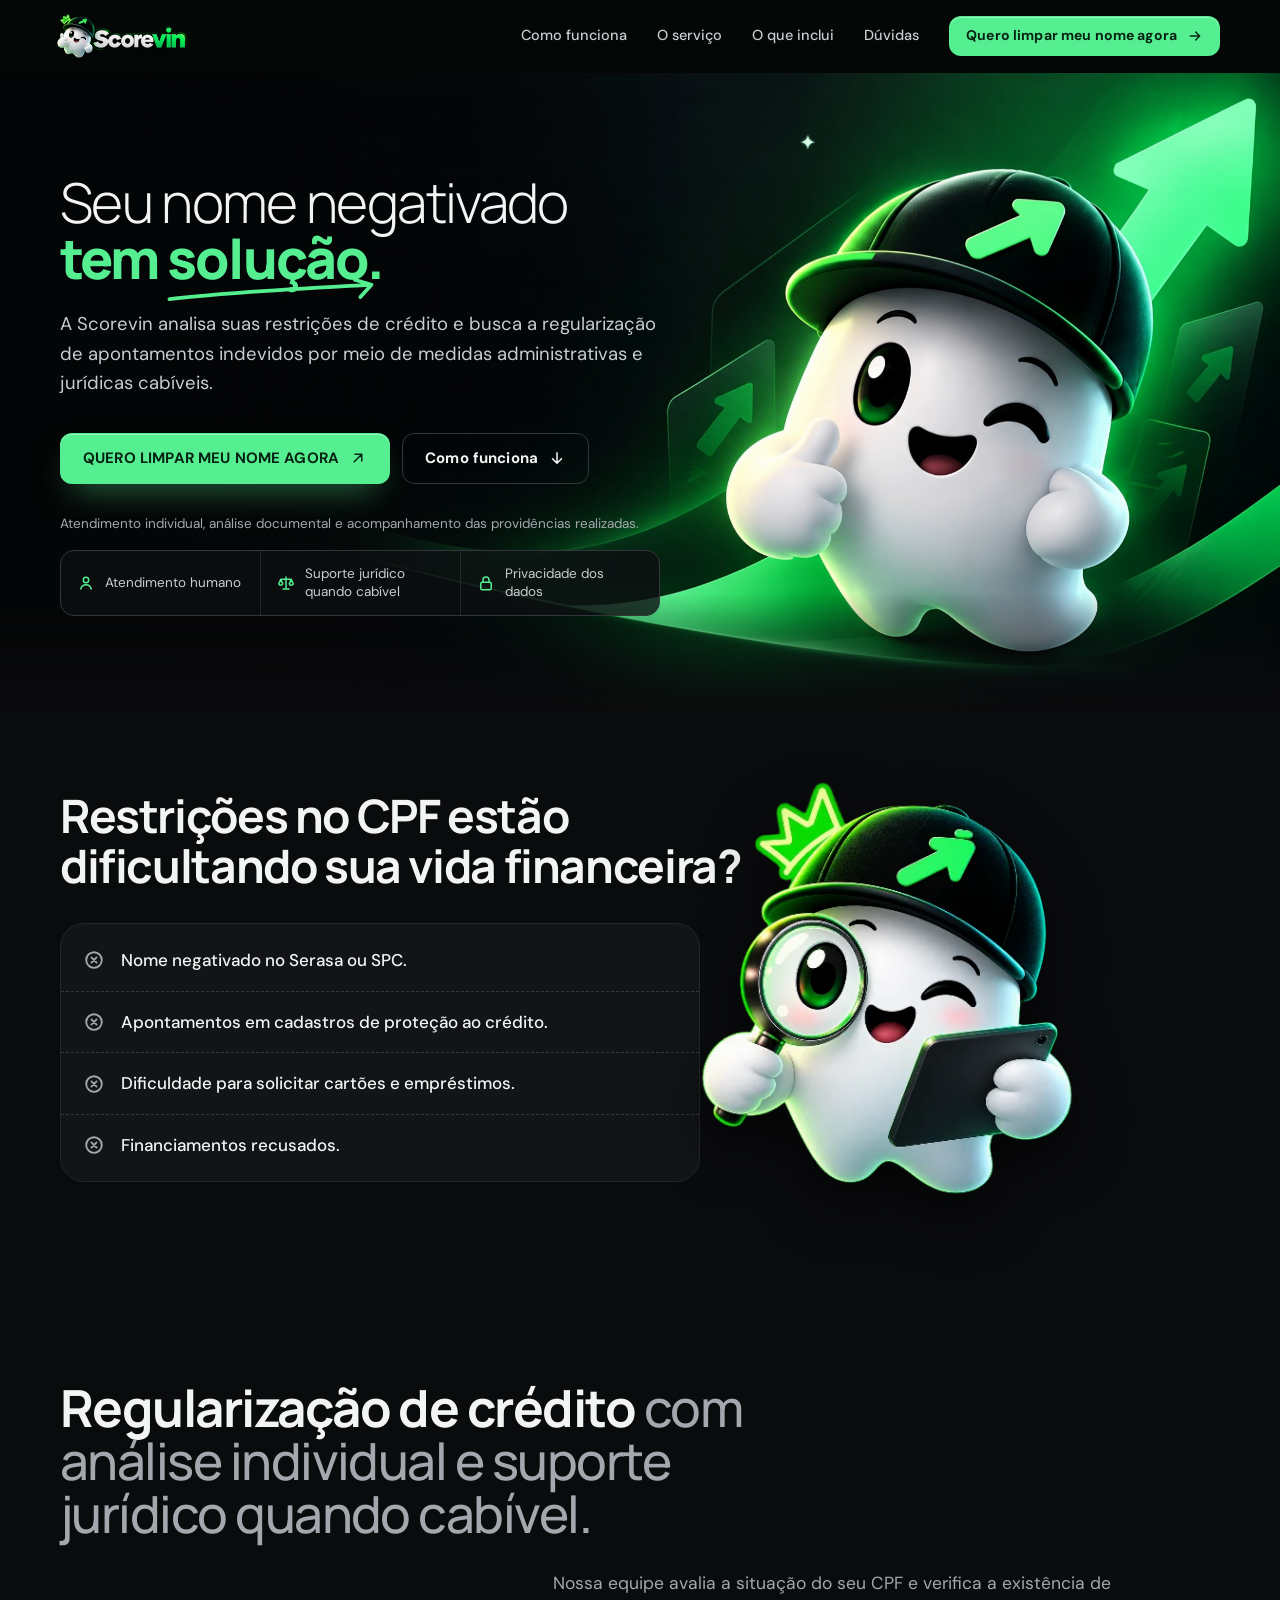
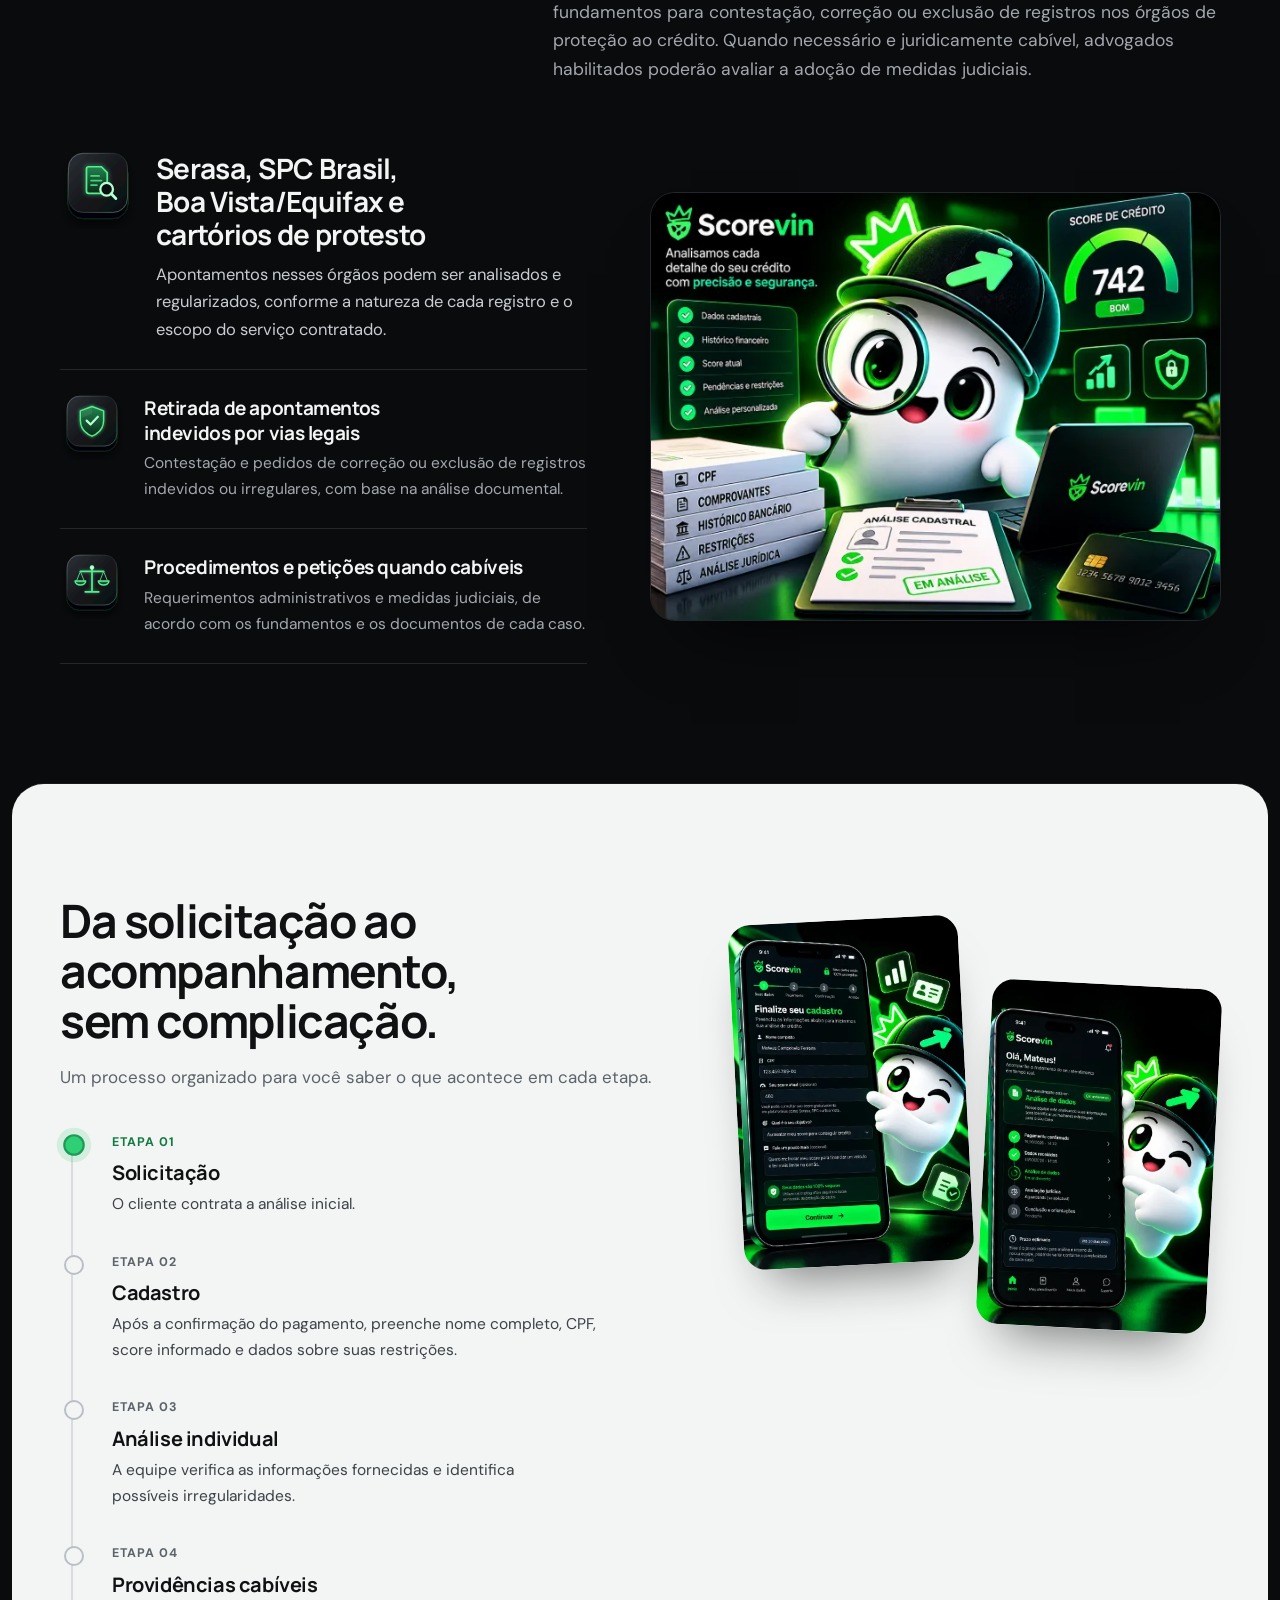
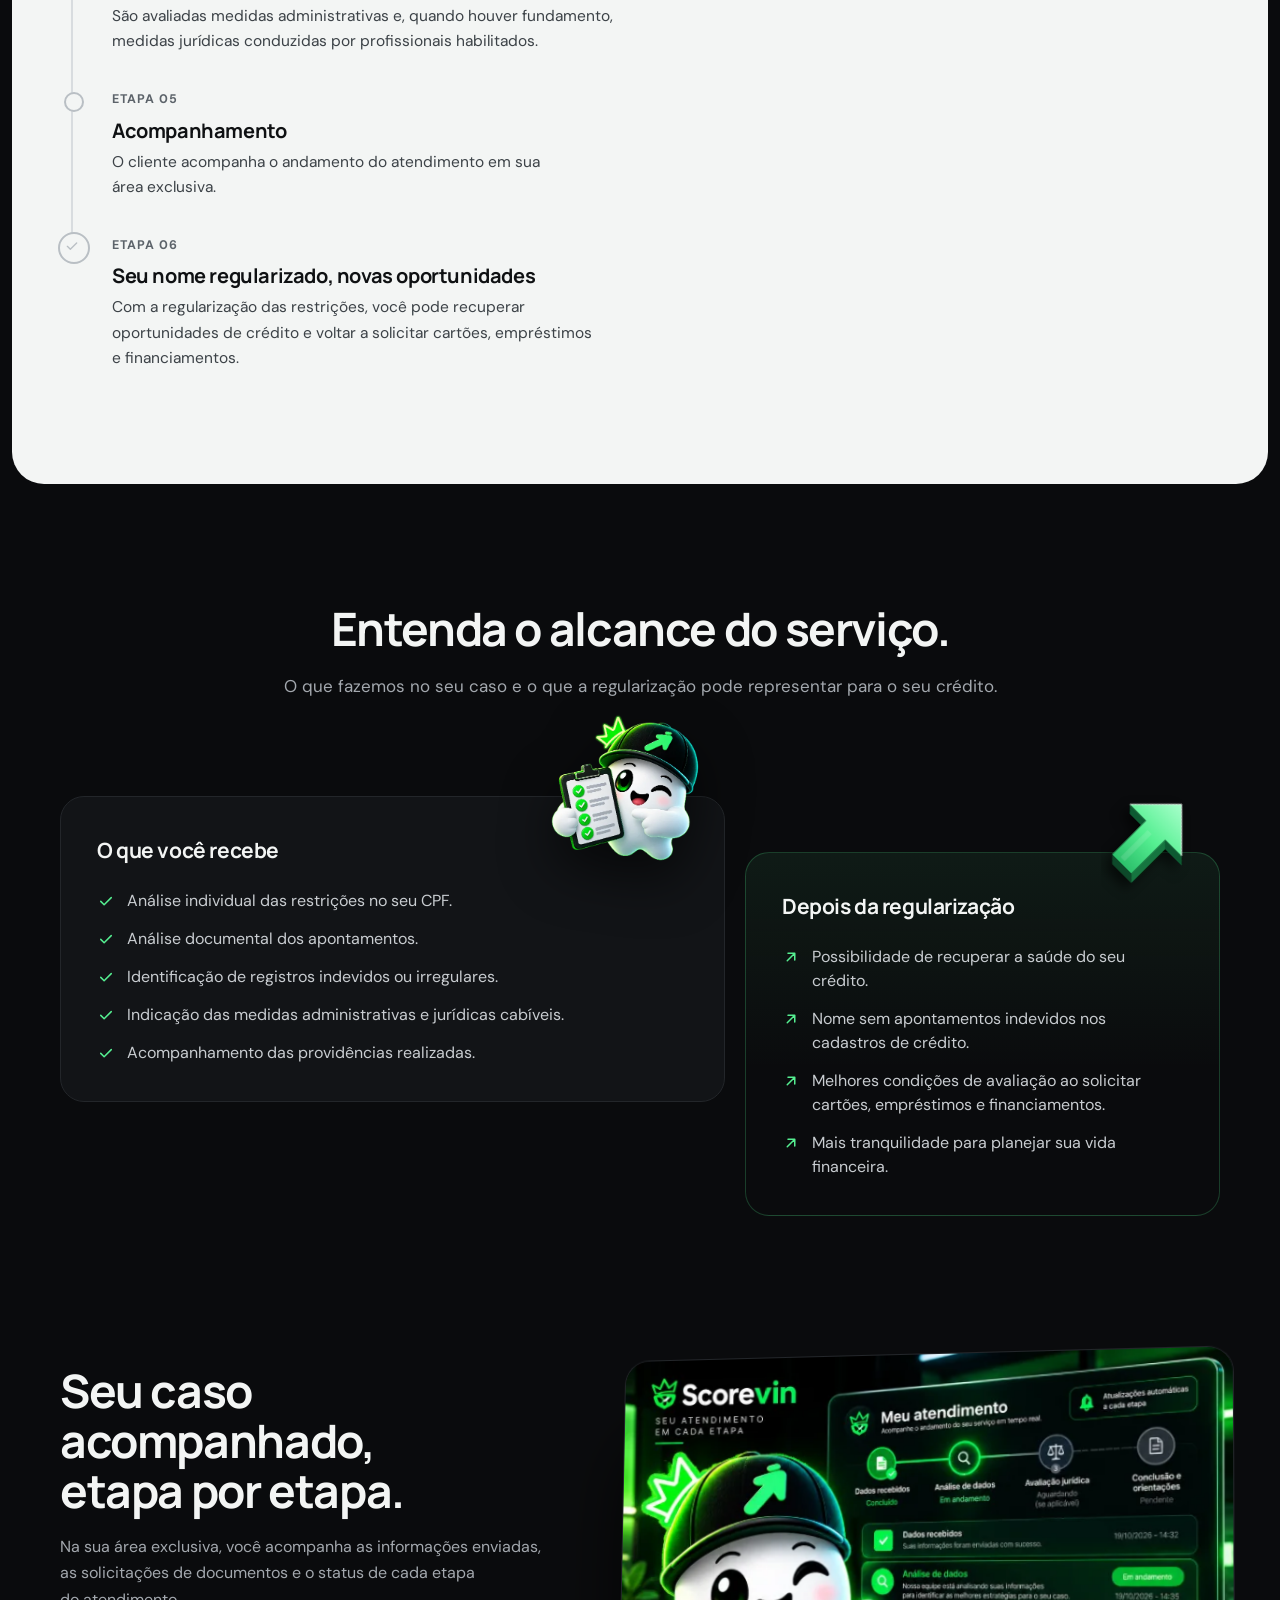
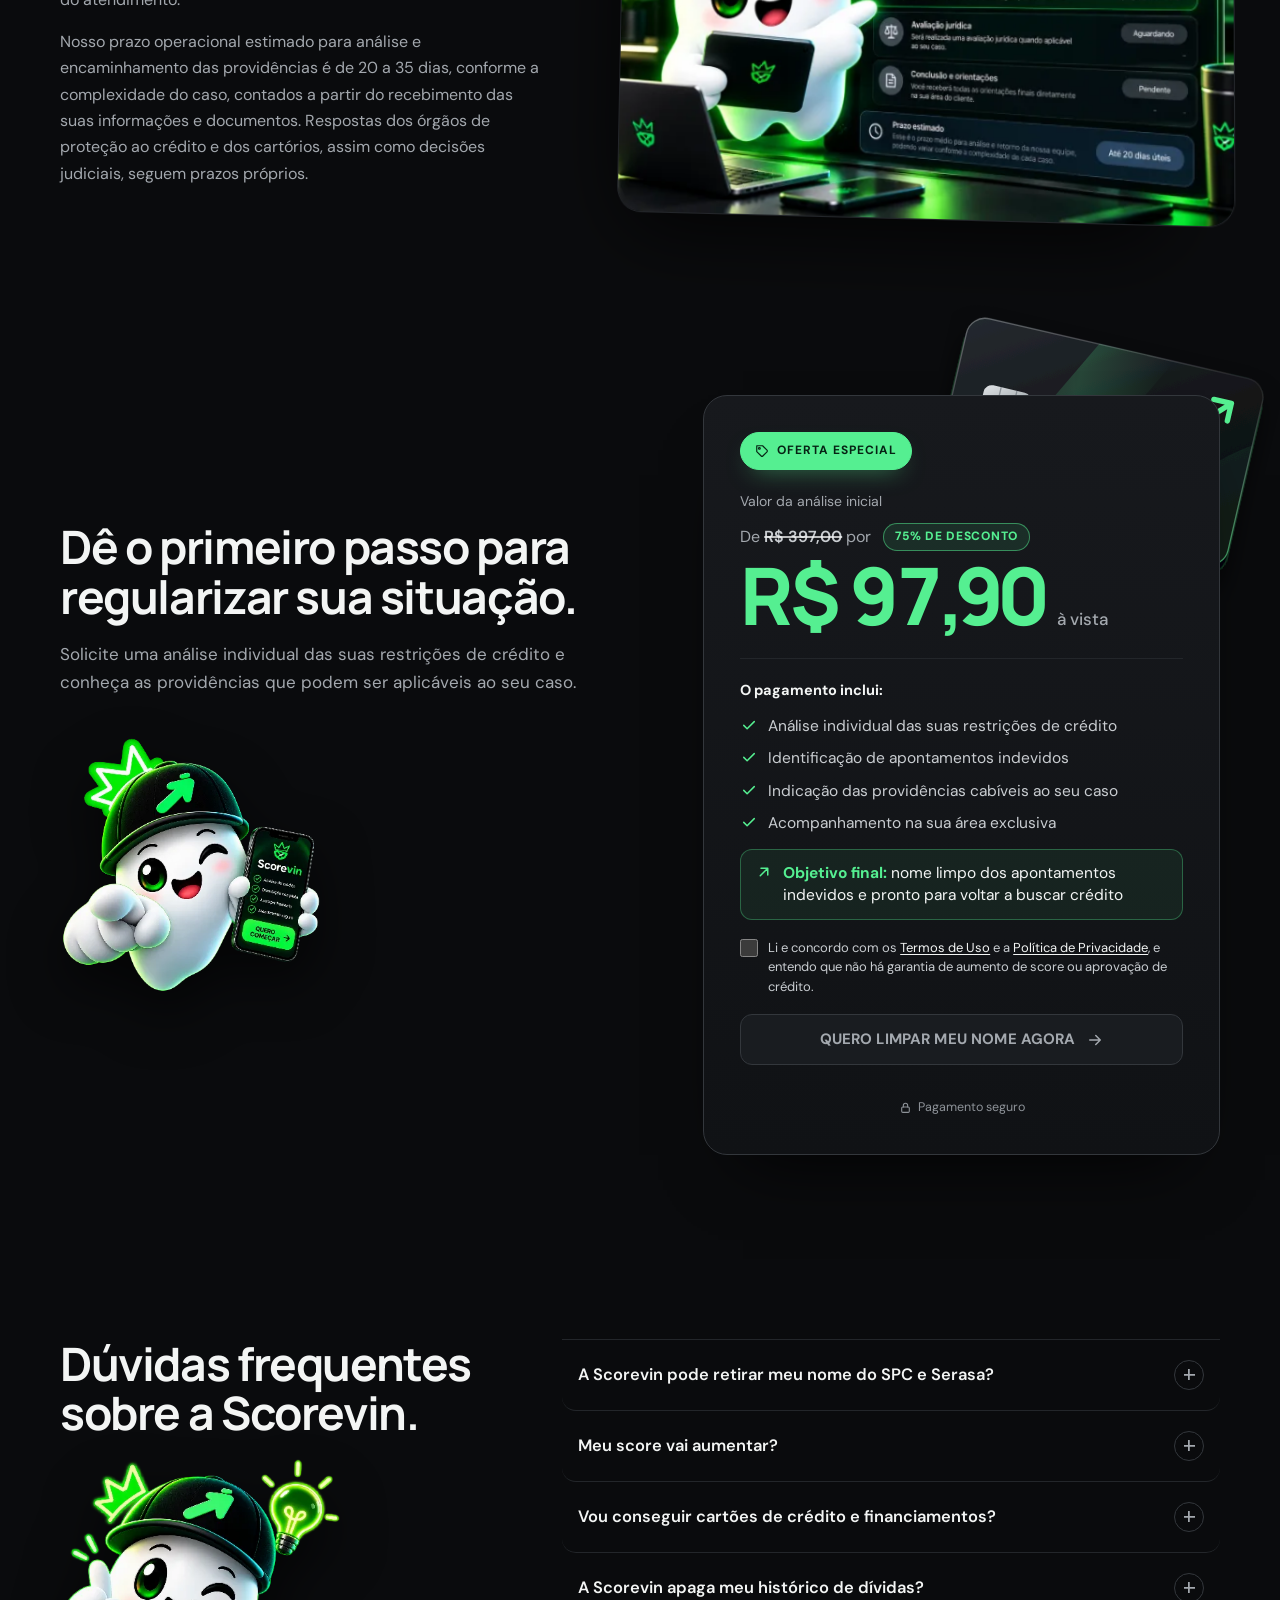
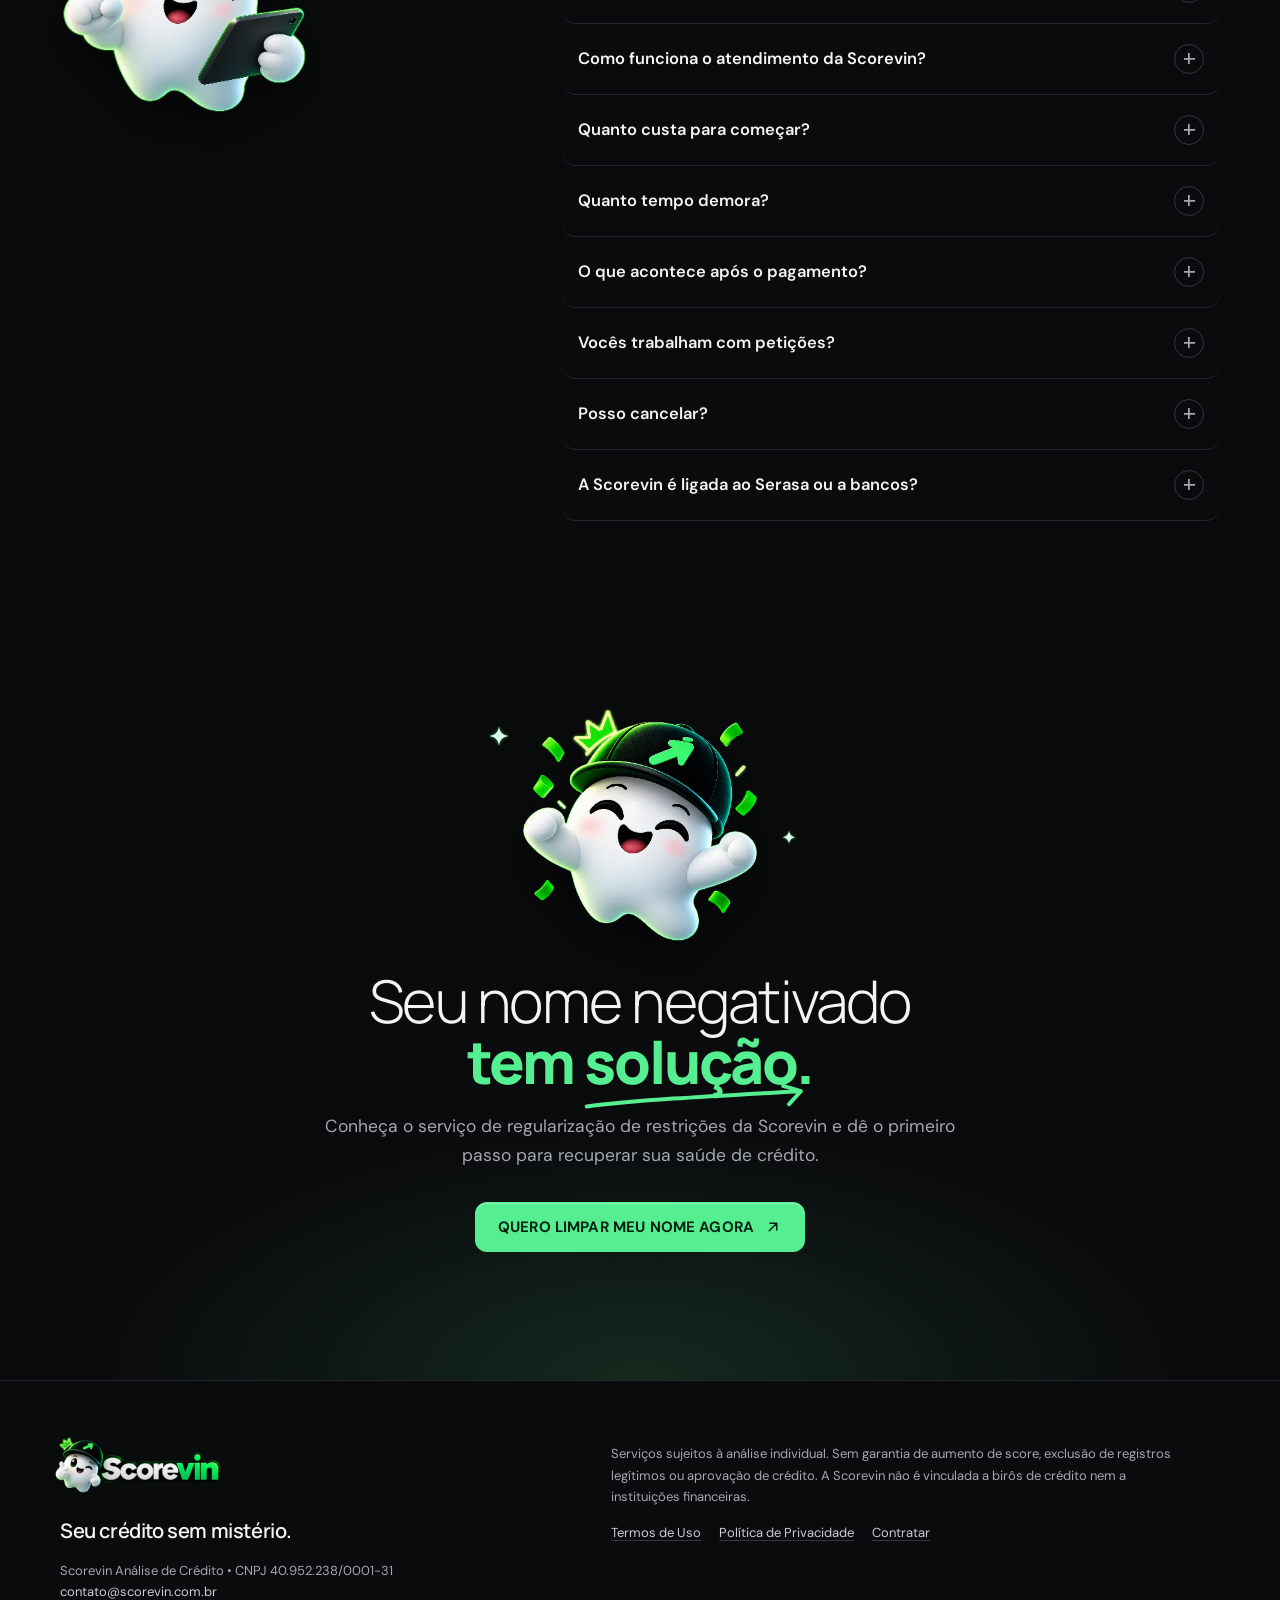
<file: index.html>
<!doctype html>
<html lang="pt-BR">
<head>
  <meta charset="utf-8">
  <meta name="viewport" content="width=device-width,initial-scale=1,viewport-fit=cover">
  <meta name="theme-color" content="#0b0c0e">
  <title>Scorevin — Seu nome negativado pode ter solução</title>
  <meta name="description" content="Seu nome negativado pode ter solução. Conheça o serviço de regularização de restrições da Scorevin e dê o primeiro passo para recuperar sua saúde de crédito.">

  <!-- Open Graph / compartilhamento -->
  <meta property="og:type" content="website">
  <meta property="og:locale" content="pt_BR">
  <meta property="og:title" content="Scorevin — Seu nome negativado pode ter solução">
  <meta property="og:description" content="Conheça o serviço de regularização de restrições da Scorevin e dê o primeiro passo para recuperar sua saúde de crédito.">
  <meta property="og:image" content="https://monikagauthier.github.io/scorevin/assets/vin-hero.png">
  <meta name="twitter:card" content="summary_large_image">

  <link rel="icon" href="data:image/svg+xml,%3Csvg xmlns='http://www.w3.org/2000/svg' viewBox='0 0 64 64'%3E%3Crect width='64' height='64' rx='16' fill='%230b0c0e'/%3E%3Cpath d='M18 44 44 18M28 18h16v16' stroke='%2355ef91' stroke-width='7' fill='none' stroke-linecap='round' stroke-linejoin='round'/%3E%3C/svg%3E">
  <!-- Fontes servidas pelo próprio site (mais rápido e sem enviar dados do visitante ao Google) -->
  <link rel="preload" href="assets/fonts/manrope-latin-wght.woff2" as="font" type="font/woff2" crossorigin>
  <link rel="preload" href="assets/fonts/dm-sans-latin-wght.woff2" as="font" type="font/woff2" crossorigin>
  <!-- ?v=: troque o número quando mudar styles.css ou script.js, para todos verem a versão nova na hora -->
  <link rel="stylesheet" href="styles.css?v=20261022-9">
  <link rel="preload" href="assets/vin-hero.jpg" as="image" fetchpriority="high">

  <!-- Dados estruturados do FAQ (SEO) -->
  <script type="application/ld+json">
  {
    "@context": "https://schema.org",
    "@type": "FAQPage",
    "mainEntity": [
      {"@type": "Question", "name": "A Scorevin pode retirar meu nome do SPC e Serasa?", "acceptedAnswer": {"@type": "Answer", "text": "Sim, a Scorevin trabalha com análise individualizada e orientação para regularização de restrições financeiras em cadastros como Serasa, SPC e outros órgãos de proteção ao crédito. Nossa equipe identifica os apontamentos existentes no seu CPF e avalia as medidas administrativas ou jurídicas cabíveis para solicitar a correção ou exclusão de registros que possam ser legalmente removidos. Nosso objetivo é ajudar você a recuperar sua tranquilidade financeira e conquistar novas oportunidades."}},
      {"@type": "Question", "name": "Meu score vai aumentar?", "acceptedAnswer": {"@type": "Answer", "text": "A regularização das restrições e a melhoria do seu histórico financeiro podem contribuir para o aumento do seu score de crédito. Isso acontece porque a pontuação considera diferentes fatores, incluindo histórico de pagamentos, dívidas e comportamento financeiro. Cada CPF possui uma situação diferente, por isso a evolução da pontuação depende dos critérios utilizados pelos órgãos de análise de crédito. Com a Scorevin, você entende sua situação e recebe orientação para buscar uma vida financeira mais saudável."}},
      {"@type": "Question", "name": "Vou conseguir cartões de crédito e financiamentos?", "acceptedAnswer": {"@type": "Answer", "text": "Ter o nome negativado pode dificultar a aprovação de cartões de crédito, empréstimos e financiamentos. Ao regularizar suas restrições e melhorar seu perfil financeiro, você pode ampliar suas possibilidades de solicitar novos produtos de crédito. A Scorevin ajuda você a identificar os obstáculos presentes no seu CPF e buscar as medidas adequadas para superá-los. A aprovação final depende dos critérios de cada banco ou instituição financeira."}},
      {"@type": "Question", "name": "A Scorevin apaga meu histórico de dívidas?", "acceptedAnswer": {"@type": "Answer", "text": "A Scorevin analisa os registros vinculados ao seu CPF para identificar restrições, informações incorretas, registros desatualizados ou apontamentos que possam ser legalmente contestados. Quando existe fundamento, orientamos sobre os procedimentos cabíveis para solicitar a correção ou exclusão dessas informações. É importante esclarecer que a exclusão de um registro não significa necessariamente o cancelamento da dívida que deu origem a ele."}},
      {"@type": "Question", "name": "Como funciona o atendimento da Scorevin?", "acceptedAnswer": {"@type": "Answer", "text": "O processo começa com uma análise individual do seu CPF. A partir das informações fornecidas, nossa equipe identifica as restrições existentes, avalia sua situação e orienta sobre os próximos passos. Você recebe acompanhamento durante as etapas aplicáveis ao seu caso, com informações claras e atendimento personalizado."}},
      {"@type": "Question", "name": "Quanto custa para começar?", "acceptedAnswer": {"@type": "Answer", "text": "Você pode iniciar sua análise individual com a Scorevin pelo valor promocional de R$ 97,90, em vez de R$ 397,00. Esse valor corresponde à análise inicial e à orientação oferecida no serviço, conforme as condições informadas na contratação."}},
      {"@type": "Question", "name": "Quanto tempo demora?", "acceptedAnswer": {"@type": "Answer", "text": "O prazo operacional estimado é de 20 a 35 dias, conforme a complexidade do caso. Prazos de terceiros e decisões judiciais podem ser diferentes."}},
      {"@type": "Question", "name": "O que acontece após o pagamento?", "acceptedAnswer": {"@type": "Answer", "text": "Você recebe acesso ao cadastro seguro para informar seus dados e acompanhar o atendimento na sua área exclusiva."}},
      {"@type": "Question", "name": "Vocês trabalham com petições?", "acceptedAnswer": {"@type": "Answer", "text": "Quando existe fundamento jurídico, o caso pode ser avaliado por advogados habilitados para eventual adoção de medidas judiciais, observadas as condições da contratação."}},
      {"@type": "Question", "name": "Posso cancelar?", "acceptedAnswer": {"@type": "Answer", "text": "As condições de cancelamento e reembolso serão informadas nos Termos de Uso antes do pagamento, respeitando o direito de arrependimento previsto no Código de Defesa do Consumidor para compras on-line."}},
      {"@type": "Question", "name": "A Scorevin é ligada ao Serasa ou a bancos?", "acceptedAnswer": {"@type": "Answer", "text": "Não. A Scorevin é um serviço independente e não representa birôs de crédito nem instituições financeiras."}}
    ]
  }
  </script>
  <!-- Meta Pixel Code -->
  <script>
  !function(f,b,e,v,n,t,s)
  {if(f.fbq)return;n=f.fbq=function(){n.callMethod?
  n.callMethod.apply(n,arguments):n.queue.push(arguments)};
  if(!f._fbq)f._fbq=n;n.push=n;n.loaded=!0;n.version='2.0';
  n.queue=[];t=b.createElement(e);t.async=!0;
  t.src=v;s=b.getElementsByTagName(e)[0];
  s.parentNode.insertBefore(t,s)}(window, document,'script',
  'https://connect.facebook.net/en_US/fbevents.js');
  fbq('init', '1401590258813908');
  fbq('track', 'PageView');
  </script>
  <!-- End Meta Pixel Code -->
</head>
<body>
  <!-- Meta Pixel para quem navega sem JavaScript (no <body>, onde a imagem é permitida) -->
  <noscript><img height="1" width="1" style="display:none"
  src="https://www.facebook.com/tr?id=1401590258813908&ev=PageView&noscript=1"
  /></noscript>
  <a class="skip" href="#conteudo">Pular para o conteúdo</a>

  <header class="top">
    <div class="container nav">
      <a href="#inicio" class="brand" aria-label="Scorevin — início"><img src="assets/img/scorevin-logo-320.webp" srcset="assets/img/scorevin-logo-320.webp 320w, assets/img/scorevin-logo-480.webp 480w" sizes="(max-width: 540px) 108px, 132px" width="132" height="44" alt="Scorevin"></a>
      <button class="menu-toggle" id="menuToggle" aria-label="Abrir menu" aria-expanded="false" aria-controls="menu"><span class="ico ico-menu" aria-hidden="true"></span></button>
      <nav class="links" id="menu" aria-label="Principal">
        <a href="#como-funciona">Como funciona</a>
        <a href="#servico">O serviço</a>
        <a href="#escopo">O que inclui</a>
        <a href="#duvidas">Dúvidas</a>
        <a class="btn small" href="#contratar">Quero limpar meu nome agora <span class="ico ico-arrow-right" aria-hidden="true"></span></a>
      </nav>
    </div>
  </header>

  <main id="conteudo">
    <!-- HERO -->
    <section class="hero" id="inicio">
      <div class="container hero-copy">
        <h1><span class="h1-soft">Seu nome negativado</span><br><em>tem <span class="mark">solução.<svg class="mark-line" viewBox="0 0 200 26" aria-hidden="true" focusable="false"><path pathLength="1" d="M4 20C52 14 112 11 184 7M171 2.5 186 7l-10 11"/></svg></span></em></h1>
        <p class="lead">A Scorevin analisa suas restrições de crédito e busca a regularização de apontamentos indevidos por meio de medidas administrativas e jurídicas cabíveis.</p>
        <div class="hero-actions">
          <a class="btn btn-glow" href="#contratar" data-track="hero_cta">QUERO LIMPAR MEU NOME AGORA <span class="ico ico-arrow-up-right" aria-hidden="true"></span></a>
          <a class="btn outline" href="#como-funciona">Como funciona <span class="ico ico-arrow-down" aria-hidden="true"></span></a>
        </div>
      </div>

      <!-- Palco do Vin: vídeo oficial + brilho (posição em % do quadro 16:9 do vídeo) -->
      <div class="hero-visual" aria-hidden="true">
        <video class="hero-media" id="heroVideo" autoplay muted loop playsinline preload="auto"
               poster="assets/vin-hero.jpg">
          <source src="assets/vin-hero.mp4" type="video/mp4">
        </video>
        <span class="obj obj-spark" data-depth="14"><img src="assets/3d/brilho.svg" width="48" height="48" alt="" decoding="async"></span>
      </div>

      <div class="container hero-foot">
        <p class="sub">Atendimento individual, análise documental e acompanhamento das providências realizadas.</p>
        <ul class="trust" data-luz>
          <li><span class="ico ico-user" aria-hidden="true"></span>Atendimento humano</li>
          <li><span class="ico ico-scale" aria-hidden="true"></span>Suporte jurídico quando cabível</li>
          <li><span class="ico ico-lock" aria-hidden="true"></span>Privacidade dos dados</li>
        </ul>
      </div>
    </section>

    <!-- IDENTIFICAÇÃO / DORES -->
    <section class="pains-sec">
      <div class="container pains-layout">
        <div class="pains-main">
          <div class="section-head">
            <h2>Restrições no CPF estão dificultando sua vida financeira?</h2>
          </div>
          <ul class="pains" role="list" data-luz>
            <li class="pain" data-reveal style="--d:0ms"><span class="ico ico-x-circle" aria-hidden="true"></span><p>Nome negativado no Serasa ou SPC.</p></li>
            <li class="pain" data-reveal style="--d:70ms"><span class="ico ico-x-circle" aria-hidden="true"></span><p>Apontamentos em cadastros de proteção ao crédito.</p></li>
            <li class="pain" data-reveal style="--d:140ms"><span class="ico ico-x-circle" aria-hidden="true"></span><p>Dificuldade para solicitar cartões e empréstimos.</p></li>
            <li class="pain" data-reveal style="--d:210ms"><span class="ico ico-x-circle" aria-hidden="true"></span><p>Financiamentos recusados.</p></li>
          </ul>
        </div>
        <figure class="vin vin-investigador">
          <img src="assets/img/vin-investigador-400.webp"
               srcset="assets/img/vin-investigador-400.webp 400w, assets/img/vin-investigador-800.webp 800w"
               sizes="(max-width: 899px) 200px, 380px" width="400" height="442"
               loading="lazy" decoding="async" alt="">
        </figure>
      </div>
    </section>

    <!-- SERVIÇO -->
    <section id="servico" class="service-sec">
      <div class="container">
        <div class="service-head">
          <h2>Regularização de crédito <span class="h-soft">com análise individual e suporte jurídico quando cabível.</span></h2>
          <p class="muted">Nossa equipe avalia a situação do seu CPF e verifica a existência de fundamentos para contestação, correção ou exclusão de registros nos órgãos de proteção ao crédito. Quando necessário e juridicamente cabível, advogados habilitados poderão avaliar a adoção de medidas judiciais.</p>
        </div>
        <div class="service-layout">
          <div class="service-list">
            <article class="service-item is-lead" data-reveal><img class="piece" src="assets/3d/peca-registro.svg" width="132" height="144" alt="" loading="lazy" decoding="async"><h3>Serasa, SPC&nbsp;Brasil, Boa&nbsp;Vista/Equifax e cartórios de protesto</h3><p>Apontamentos nesses órgãos podem ser analisados e regularizados, conforme a natureza de cada registro e o escopo do serviço contratado.</p></article>
            <article class="service-item" data-reveal style="--d:80ms"><img class="piece" src="assets/3d/peca-escudo.svg" width="132" height="144" alt="" loading="lazy" decoding="async"><h3>Retirada de apontamentos indevidos por vias legais</h3><p>Contestação e pedidos de correção ou exclusão de registros indevidos ou irregulares, com base na análise documental.</p></article>
            <article class="service-item" data-reveal style="--d:160ms"><img class="piece" src="assets/3d/peca-balanca.svg" width="132" height="144" alt="" loading="lazy" decoding="async"><h3>Procedimentos e petições quando cabíveis</h3><p>Requerimentos administrativos e medidas judiciais, de acordo com os fundamentos e os documentos de cada caso.</p></article>
          </div>
          <figure class="shot shot-service" data-reveal>
            <img src="assets/img/analise-credito-640.webp"
                 srcset="assets/img/analise-credito-640.webp 640w, assets/img/analise-credito-1280.webp 1280w"
                 sizes="(max-width: 850px) calc(100vw - 44px), 580px" width="640" height="480"
                 loading="lazy" decoding="async"
                 alt="Análise de crédito Scorevin: o mascote Vin examina com uma lupa dados cadastrais, histórico financeiro, score atual e pendências.">
          </figure>
        </div>
      </div>
    </section>

    <!-- COMO FUNCIONA -->
    <section class="light" id="como-funciona">
      <div class="container how-layout">
        <div>
          <div class="section-head">
            <h2>Da solicitação ao acompanhamento, sem complicação.</h2>
            <p class="muted">Um processo organizado para você saber o que acontece em cada etapa.</p>
          </div>
          <ol class="steps" role="list">
            <li class="step"><b>ETAPA 01</b><h3>Solicitação</h3><p>O cliente contrata a análise inicial.</p></li>
            <li class="step"><b>ETAPA 02</b><h3>Cadastro</h3><p>Após a confirmação do pagamento, preenche nome completo, CPF, score informado e dados sobre suas restrições.</p></li>
            <li class="step"><b>ETAPA 03</b><h3>Análise individual</h3><p>A equipe verifica as informações fornecidas e identifica possíveis irregularidades.</p></li>
            <li class="step"><b>ETAPA 04</b><h3>Providências cabíveis</h3><p>São avaliadas medidas administrativas e, quando houver fundamento, medidas jurídicas conduzidas por profissionais habilitados.</p></li>
            <li class="step"><b>ETAPA 05</b><h3>Acompanhamento</h3><p>O cliente acompanha o andamento do atendimento em sua área exclusiva.</p></li>
            <li class="step is-done"><b>ETAPA 06</b><h3>Seu nome regularizado, novas oportunidades</h3><p>Com a regularização das restrições, você pode recuperar oportunidades de crédito e voltar a solicitar cartões, empréstimos e financiamentos.</p></li>
          </ol>
        </div>
        <figure class="phones">
          <img src="assets/img/app-cadastro-360.webp"
               srcset="assets/img/app-cadastro-360.webp 360w, assets/img/app-cadastro-720.webp 720w"
               sizes="(max-width: 850px) 45vw, 230px" width="360" height="540"
               loading="lazy" decoding="async"
               alt="Tela de cadastro da Scorevin no celular, com o mascote Vin apontando para o formulário.">
          <img src="assets/img/app-atendimento-360.webp"
               srcset="assets/img/app-atendimento-360.webp 360w, assets/img/app-atendimento-720.webp 720w"
               sizes="(max-width: 850px) 45vw, 230px" width="360" height="540"
               loading="lazy" decoding="async"
               alt="Tela de acompanhamento do atendimento no celular, com a etapa Análise de dados em andamento.">
        </figure>
      </div>
    </section>

    <!-- ESCOPO: INCLUI / NÃO INCLUI -->
    <section id="escopo" class="scope-sec">
      <div class="container">
        <div class="section-head center">
          <h2>Entenda o alcance do serviço.</h2>
          <p class="muted">O que fazemos no seu caso e o que a regularização pode representar para o seu crédito.</p>
        </div>
        <div class="scope">
          <div class="scope-box yes" data-reveal data-luz>
            <img class="scope-vin" src="assets/img/vin-checklist-400.webp" width="400" height="399"
                 loading="lazy" decoding="async" alt="">
            <h3>O que você recebe</h3>
            <ul>
              <li>Análise individual das restrições no seu CPF.</li>
              <li>Análise documental dos apontamentos.</li>
              <li>Identificação de registros indevidos ou irregulares.</li>
              <li>Indicação das medidas administrativas e jurídicas cabíveis.</li>
              <li>Acompanhamento das providências realizadas.</li>
            </ul>
          </div>
          <div class="scope-box next" data-reveal data-luz style="--d:120ms">
            <img class="scope-arrow" src="assets/3d/seta.svg" width="100" height="116" loading="lazy" decoding="async" alt="">
            <h3>Depois da regularização</h3>
            <ul>
              <li>Possibilidade de recuperar a saúde do seu crédito.</li>
              <li>Nome sem apontamentos indevidos nos cadastros de crédito.</li>
              <li>Melhores condições de avaliação ao solicitar cartões, empréstimos e financiamentos.</li>
              <li>Mais tranquilidade para planejar sua vida financeira.</li>
            </ul>
          </div>
        </div>
      </div>
    </section>

    <!-- PAINEL DE ACOMPANHAMENTO -->
    <section class="panel-sec">
      <div class="container split">
        <div>
          <h2>Seu caso acompanhado, etapa por etapa.</h2>
          <p class="muted">Na sua área exclusiva, você acompanha as informações enviadas, as solicitações de documentos e o status de cada etapa do atendimento.</p>
          <p class="muted">Nosso prazo operacional estimado para análise e encaminhamento das providências é de 20 a 35 dias, conforme a complexidade do caso, contados a partir do recebimento das suas informações e documentos. Respostas dos órgãos de proteção ao crédito e dos cartórios, assim como decisões judiciais, seguem prazos próprios.</p>
        </div>
        <figure class="shot shot-panel" data-reveal>
          <img src="assets/img/painel-atendimento-640.webp"
               srcset="assets/img/painel-atendimento-640.webp 640w, assets/img/painel-atendimento-1280.webp 1280w"
               sizes="(max-width: 850px) calc(100vw - 44px), 545px" width="640" height="480"
               loading="lazy" decoding="async"
               alt="Painel Meu atendimento, com as etapas Dados recebidos, Análise de dados, Avaliação jurídica e Conclusão e orientações.">
        </figure>
      </div>
    </section>

    <!-- OFERTA -->
    <section id="contratar" class="offer-sec">
      <div class="container">
        <div class="offer">
          <div class="offer-copy">
            <h2>Dê o primeiro passo para regularizar sua situação.</h2>
            <p class="muted">Solicite uma análise individual das suas restrições de crédito e conheça as providências que podem ser aplicáveis ao seu caso.</p>
            <img class="offer-vin" src="assets/img/vin-ofertas-400.webp"
                 srcset="assets/img/vin-ofertas-400.webp 400w, assets/img/vin-ofertas-800.webp 800w"
                 sizes="(max-width: 850px) 190px, 270px" width="400" height="394"
                 loading="lazy" decoding="async" alt="">
          </div>
          <div class="offer-stack">
          <img class="offer-cardart" src="assets/3d/cartao.svg" width="380" height="264" loading="lazy" decoding="async" alt="">
          <div class="offer-card" data-reveal data-luz>
            <span class="luz" aria-hidden="true"></span>
            <span class="offer-badge is-promo"><span class="ico ico-tag" aria-hidden="true"></span> Oferta especial</span>
            <div class="price-label">Valor da análise inicial</div>
            <p class="price-old"><span>De <del>R$ 397,00</del> por</span> <span class="price-off">75% DE DESCONTO</span></p>
            <div class="price"><span class="price-num">R$ 97<span class="price-sep">,</span>90</span> <small>à vista</small></div>
            <p class="offer-list-title">O pagamento inclui:</p>
            <ul class="offer-list">
              <li>Análise individual das suas restrições de crédito</li>
              <li>Identificação de apontamentos indevidos</li>
              <li>Indicação das providências cabíveis ao seu caso</li>
              <li>Acompanhamento na sua área exclusiva</li>
              <li class="is-goal"><span><strong>Objetivo final:</strong> nome limpo dos apontamentos indevidos e pronto para voltar a buscar crédito</span></li>
            </ul>
            <label class="consent">
              <input type="checkbox" id="consent">
              <span>Li e concordo com os <a href="#termos">Termos de Uso</a> e a <a href="#privacidade">Política de Privacidade</a>, e entendo que não há garantia de aumento de score ou aprovação de crédito.</span>
            </label>
            <button class="btn btn-glow" id="checkout" disabled>QUERO LIMPAR MEU NOME AGORA <span class="ico ico-arrow-right" aria-hidden="true"></span></button>
            <p class="form-msg" id="formMsg" role="status" aria-live="polite"></p>
            <p class="offer-secure"><span class="ico ico-lock" aria-hidden="true"></span> Pagamento seguro</p>
          </div>
          </div>
        </div>
      </div>
    </section>

    <!-- FAQ -->
    <section id="duvidas" class="faq-sec">
      <div class="container faq-layout">
        <div class="faq-aside">
          <div class="section-head">
            <h2>Dúvidas frequentes sobre a Scorevin.</h2>
          </div>
          <img class="faq-vin" src="assets/img/vin-lampada-400.webp"
               srcset="assets/img/vin-lampada-400.webp 400w, assets/img/vin-lampada-800.webp 800w"
               sizes="(max-width: 850px) 190px, 300px" width="400" height="369"
               loading="lazy" decoding="async" alt="">
        </div>
        <div class="faq">
          <details>
            <summary>A Scorevin pode retirar meu nome do SPC e Serasa?</summary>
            <div class="faq-a">
              <p>Sim, a Scorevin trabalha com <strong>análise individualizada</strong> e orientação para regularização de restrições financeiras em cadastros como Serasa, SPC e outros órgãos de proteção ao crédito.</p>
              <p>Nossa equipe identifica os apontamentos existentes no seu CPF e avalia as <strong>medidas administrativas ou jurídicas cabíveis</strong> para solicitar a correção ou exclusão de registros que possam ser legalmente removidos.</p>
              <p>Nosso objetivo é ajudar você a recuperar sua tranquilidade financeira e conquistar novas oportunidades.</p>
            </div>
          </details>
          <details>
            <summary>Meu score vai aumentar?</summary>
            <div class="faq-a">
              <p>A regularização das restrições e a melhoria do seu histórico financeiro podem contribuir para o aumento do seu score de crédito.</p>
              <p>Isso acontece porque a pontuação considera diferentes fatores, incluindo histórico de pagamentos, dívidas e comportamento financeiro.</p>
              <p>Cada CPF possui uma situação diferente, por isso a evolução da pontuação depende dos critérios utilizados pelos órgãos de análise de crédito.</p>
              <p><strong>Com a Scorevin, você entende sua situação e recebe orientação para buscar uma vida financeira mais saudável.</strong></p>
            </div>
          </details>
          <details>
            <summary>Vou conseguir cartões de crédito e financiamentos?</summary>
            <div class="faq-a">
              <p>Ter o nome negativado pode dificultar a aprovação de cartões de crédito, empréstimos e financiamentos.</p>
              <p>Ao regularizar suas restrições e melhorar seu perfil financeiro, você pode <strong>ampliar suas possibilidades</strong> de solicitar novos produtos de crédito.</p>
              <p>A Scorevin ajuda você a identificar os obstáculos presentes no seu CPF e buscar as medidas adequadas para superá-los.</p>
              <p>A aprovação final depende dos critérios de cada banco ou instituição financeira.</p>
            </div>
          </details>
          <details>
            <summary>A Scorevin apaga meu histórico de dívidas?</summary>
            <div class="faq-a">
              <p>A Scorevin analisa os registros vinculados ao seu CPF para identificar restrições, informações incorretas, registros desatualizados ou apontamentos que possam ser <strong>legalmente contestados</strong>.</p>
              <p>Quando existe fundamento, orientamos sobre os procedimentos cabíveis para solicitar a correção ou exclusão dessas informações.</p>
              <p>É importante esclarecer que a exclusão de um registro não significa necessariamente o cancelamento da dívida que deu origem a ele.</p>
            </div>
          </details>
          <details>
            <summary>Como funciona o atendimento da Scorevin?</summary>
            <div class="faq-a">
              <p>O processo começa com uma <strong>análise individual do seu CPF</strong>.</p>
              <p>A partir das informações fornecidas, nossa equipe identifica as restrições existentes, avalia sua situação e orienta sobre os próximos passos.</p>
              <p>Você recebe acompanhamento durante as etapas aplicáveis ao seu caso, com informações claras e <strong>atendimento personalizado</strong>.</p>
            </div>
          </details>
          <details>
            <summary>Quanto custa para começar?</summary>
            <div class="faq-a">
              <p>Você pode iniciar sua análise individual com a Scorevin pelo valor promocional de <strong class="nowrap">R$ 97,90</strong>, em vez de <span class="nowrap">R$ 397,00</span>.</p>
              <p>Esse valor corresponde à análise inicial e à orientação oferecida no serviço, conforme as condições informadas na contratação.</p>
              <p class="faq-cta"><a class="faq-link" href="#contratar" data-track="faq_cta">Ver a oferta <span class="ico ico-arrow-right" aria-hidden="true"></span></a></p>
            </div>
          </details>
          <details>
            <summary>Quanto tempo demora?</summary>
            <div class="faq-a">
              <p>O prazo operacional estimado é de <strong>20 a 35 dias</strong>, conforme a complexidade do caso. Prazos de terceiros e decisões judiciais podem ser diferentes.</p>
            </div>
          </details>
          <details>
            <summary>O que acontece após o pagamento?</summary>
            <div class="faq-a">
              <p>Você recebe acesso ao cadastro seguro para informar seus dados e acompanhar o atendimento na sua <strong>área exclusiva</strong>.</p>
            </div>
          </details>
          <details>
            <summary>Vocês trabalham com petições?</summary>
            <div class="faq-a">
              <p>Quando existe fundamento jurídico, o caso pode ser avaliado por <strong>advogados habilitados</strong> para eventual adoção de medidas judiciais, observadas as condições da contratação.</p>
            </div>
          </details>
          <details>
            <summary>Posso cancelar?</summary>
            <div class="faq-a">
              <p>As condições de cancelamento e reembolso serão informadas nos Termos de Uso antes do pagamento, respeitando o <strong>direito de arrependimento</strong> previsto no Código de Defesa do Consumidor para compras on-line.</p>
            </div>
          </details>
          <details>
            <summary>A Scorevin é ligada ao Serasa ou a bancos?</summary>
            <div class="faq-a">
              <p>Não. A Scorevin é um <strong>serviço independente</strong> e não representa birôs de crédito nem instituições financeiras.</p>
            </div>
          </details>
        </div>
      </div>
    </section>

    <!-- CTA FINAL -->
    <section class="final">
      <div class="container">
        <div class="final-stage" data-reveal>
          <img class="final-vin" src="assets/img/vin-festa-400.webp"
               srcset="assets/img/vin-festa-400.webp 400w, assets/img/vin-festa-800.webp 800w"
               sizes="(max-width: 540px) 190px, 250px" width="400" height="398"
               loading="lazy" decoding="async" alt="">
          <img class="final-spark s1" src="assets/3d/brilho.svg" width="48" height="48" loading="lazy" decoding="async" alt="">
          <img class="final-spark s2" src="assets/3d/brilho.svg" width="48" height="48" loading="lazy" decoding="async" alt="">
        </div>
        <h2><span class="h1-soft">Seu nome negativado</span> <em>tem <span class="mark">solução.<svg class="mark-line" viewBox="0 0 200 26" aria-hidden="true" focusable="false"><path pathLength="1" d="M4 20C52 14 112 11 184 7M171 2.5 186 7l-10 11"/></svg></span></em></h2>
        <p class="muted">Conheça o serviço de regularização de restrições da Scorevin e dê o primeiro passo para recuperar sua saúde de crédito.</p>
        <a class="btn" href="#contratar" data-track="final_cta">QUERO LIMPAR MEU NOME AGORA <span class="ico ico-arrow-up-right" aria-hidden="true"></span></a>
      </div>
    </section>
  </main>

  <footer class="foot">
    <div class="container foot-flex">
      <div>
        <img class="foot-logo" src="assets/img/scorevin-logo-480.webp" width="480" height="160"
             loading="lazy" decoding="async" alt="Scorevin">
        <p>Seu crédito sem mistério.</p>
        <p>Scorevin Análise de Crédito • CNPJ 40.952.238/0001-31<br>
          <a class="foot-contact" href="mailto:contato@scorevin.com.br">contato@scorevin.com.br</a>
        </p>
      </div>
      <div class="foot-legal">
        <p>Serviços sujeitos à análise individual. Sem garantia de aumento de score, exclusão de registros legítimos ou aprovação de crédito. A Scorevin não é vinculada a birôs de crédito nem a instituições financeiras.</p>
        <div class="foot-links">
          <a href="#termos" id="termos">Termos de Uso</a>
          <a href="#privacidade" id="privacidade">Política de Privacidade</a>
          <a href="#contratar">Contratar</a>
        </div>
      </div>
    </div>
  </footer>

  <!-- WhatsApp flutuante (exibido somente se configurado em script.js) -->
  <a class="wa" id="whatsapp" href="#" target="_blank" rel="noopener" aria-label="Falar no WhatsApp" hidden>
    <svg viewBox="0 0 24 24" aria-hidden="true"><path d="M12 2a10 10 0 0 0-8.6 15.1L2 22l5-1.3A10 10 0 1 0 12 2Zm0 18.2a8.2 8.2 0 0 1-4.2-1.2l-.3-.2-3 .8.8-2.9-.2-.3A8.2 8.2 0 1 1 12 20.2Zm4.5-6.1c-.2-.1-1.5-.7-1.7-.8-.2-.1-.4-.1-.6.1l-.8 1c-.1.2-.3.2-.5.1a6.7 6.7 0 0 1-3.3-2.9c-.2-.4.3-.4.8-1.3.1-.2 0-.3 0-.4l-.8-1.8c-.2-.5-.4-.4-.6-.4h-.5a1 1 0 0 0-.7.3 3 3 0 0 0-.9 2.2 5.2 5.2 0 0 0 1.1 2.8 11.9 11.9 0 0 0 4.6 4c1.7.7 2.3.8 3.2.7.5-.1 1.5-.6 1.7-1.2.2-.6.2-1.1.2-1.2-.1-.1-.3-.2-.5-.3Z"/></svg>
  </a>

  <!-- Barra CTA fixa no mobile -->
  <div class="sticky-cta" id="stickyCta"><a class="btn" href="#contratar" data-track="sticky_cta">LIMPAR MEU NOME — <span class="nowrap">R$ 97,90</span></a></div>

  <!-- Voltar ao topo -->
  <button class="to-top" id="toTop" aria-label="Voltar ao topo" title="Voltar ao topo"><span class="ico ico-arrow-up" aria-hidden="true"></span></button>

  <script src="script.js?v=20261022-9"></script>
</body>
</html>
</file>
<file: styles.css>
/* ===================== FONTES =====================
 * DM Sans (textos) e Manrope (títulos), servidas pelo próprio site.
 * Licença SIL OFL 1.1 em assets/fonts/.
 * ================================================== */
@font-face {
  font-family: 'Manrope';
  font-style: normal;
  font-weight: 200 800;
  font-display: swap;
  src: url('assets/fonts/manrope-latin-wght.woff2') format('woff2');
  unicode-range: U+0000-00FF, U+0131, U+0152-0153, U+02BB-02BC, U+02C6, U+02DA, U+02DC, U+0304, U+0308, U+0329, U+2000-206F, U+20AC, U+2122, U+2191, U+2193, U+2212, U+2215, U+FEFF, U+FFFD;
}
@font-face {
  font-family: 'DM Sans';
  font-style: normal;
  font-weight: 100 1000;
  font-display: swap;
  src: url('assets/fonts/dm-sans-latin-wght.woff2') format('woff2');
  unicode-range: U+0000-00FF, U+0131, U+0152-0153, U+02BB-02BC, U+02C6, U+02DA, U+02DC, U+0304, U+0308, U+0329, U+2000-206F, U+20AC, U+2122, U+2191, U+2193, U+2212, U+2215, U+FEFF, U+FFFD;
}

/* ===================== CORES E MEDIDAS =====================
 * Para trocar uma cor da página inteira, mude aqui.
 * Preto profundo + carvão, verde da marca como luz controlada.
 * =========================================================== */
:root {
  color-scheme: dark;
  accent-color: #55ef91;

  /* Superfícies */
  --bg-deep: #040506;     /* palco do topo e do fechamento (mesmo preto do vídeo do Vin) */
  --bg: #0a0b0d;          /* fundo da página */
  --surface: #121417;     /* caixas e cartões */
  --surface-2: #191c20;   /* caixas em destaque */
  --line: #23262a;        /* linhas e bordas */
  --line-strong: #33373c;

  /* Texto */
  --ink: #f3f5f4;         /* principal */
  --ink-2: #c9cdd1;       /* secundário */
  --muted: #a3a8ae;       /* apoio */
  --faint: #8d9298;       /* letras miúdas */

  /* Verde da marca */
  --accent: #55ef91;
  --accent-hover: #7af5aa;
  --accent-deep: #1f9a56; /* verde escuro: linhas sobre fundo claro, lados das peças 3D */
  --accent-ink: #062314;  /* texto sobre o verde */
  --green: var(--accent); /* nome antigo, mantido para compatibilidade */

  /* Folha clara ("Como funciona") */
  --paper: #f3f5f4;
  --paper-ink: #0f1113;
  --paper-ink-2: #3c4247;
  --paper-muted: #5c636a;
  --paper-line: #d8dcdf;

  --radius: 16px;
  --radius-lg: 24px;
  --ease-out: cubic-bezier(.16, 1, .3, 1);
  --ease-in-out: cubic-bezier(.45, 0, .25, 1);
  --shadow-lift: 0 30px 60px -28px rgba(0, 0, 0, .85);
  --font-body: 'DM Sans', system-ui, -apple-system, 'Segoe UI', Roboto, Arial, sans-serif;
  --font-display: Manrope, 'DM Sans', system-ui, -apple-system, 'Segoe UI', Roboto, Arial, sans-serif;

  /* Ícones desenhados em SVG, todos com o mesmo traço */
  --i-check: url("data:image/svg+xml,%3Csvg xmlns='http://www.w3.org/2000/svg' viewBox='0 0 24 24' fill='none' stroke='%23000' stroke-width='2' stroke-linecap='round' stroke-linejoin='round'%3E%3Cpath d='M5 12.5 9.5 17 19 7.5'/%3E%3C/svg%3E");
  --i-arrow-right: url("data:image/svg+xml,%3Csvg xmlns='http://www.w3.org/2000/svg' viewBox='0 0 24 24' fill='none' stroke='%23000' stroke-width='2' stroke-linecap='round' stroke-linejoin='round'%3E%3Cpath d='M5 12h14M13 6l6 6-6 6'/%3E%3C/svg%3E");
  --i-arrow-left: url("data:image/svg+xml,%3Csvg xmlns='http://www.w3.org/2000/svg' viewBox='0 0 24 24' fill='none' stroke='%23000' stroke-width='2' stroke-linecap='round' stroke-linejoin='round'%3E%3Cpath d='M19 12H5M11 6l-6 6 6 6'/%3E%3C/svg%3E");
  --i-arrow-up-right: url("data:image/svg+xml,%3Csvg xmlns='http://www.w3.org/2000/svg' viewBox='0 0 24 24' fill='none' stroke='%23000' stroke-width='2' stroke-linecap='round' stroke-linejoin='round'%3E%3Cpath d='M7 17 17 7M8 7h9v9'/%3E%3C/svg%3E");
  --i-arrow-down: url("data:image/svg+xml,%3Csvg xmlns='http://www.w3.org/2000/svg' viewBox='0 0 24 24' fill='none' stroke='%23000' stroke-width='2' stroke-linecap='round' stroke-linejoin='round'%3E%3Cpath d='M12 5v14M6 13l6 6 6-6'/%3E%3C/svg%3E");
  --i-arrow-up: url("data:image/svg+xml,%3Csvg xmlns='http://www.w3.org/2000/svg' viewBox='0 0 24 24' fill='none' stroke='%23000' stroke-width='2' stroke-linecap='round' stroke-linejoin='round'%3E%3Cpath d='M12 19V5M6 11l6-6 6 6'/%3E%3C/svg%3E");
  --i-menu: url("data:image/svg+xml,%3Csvg xmlns='http://www.w3.org/2000/svg' viewBox='0 0 24 24' fill='none' stroke='%23000' stroke-width='2' stroke-linecap='round' stroke-linejoin='round'%3E%3Cpath d='M4 7h16M4 12h16M4 17h10'/%3E%3C/svg%3E");
  --i-close: url("data:image/svg+xml,%3Csvg xmlns='http://www.w3.org/2000/svg' viewBox='0 0 24 24' fill='none' stroke='%23000' stroke-width='2' stroke-linecap='round' stroke-linejoin='round'%3E%3Cpath d='M6 6l12 12M18 6 6 18'/%3E%3C/svg%3E");
  --i-lock: url("data:image/svg+xml,%3Csvg xmlns='http://www.w3.org/2000/svg' viewBox='0 0 24 24' fill='none' stroke='%23000' stroke-width='2' stroke-linecap='round' stroke-linejoin='round'%3E%3Crect x='5' y='11' width='14' height='10' rx='2'/%3E%3Cpath d='M8 11V8a4 4 0 0 1 8 0v3'/%3E%3C/svg%3E");
  --i-user: url("data:image/svg+xml,%3Csvg xmlns='http://www.w3.org/2000/svg' viewBox='0 0 24 24' fill='none' stroke='%23000' stroke-width='2' stroke-linecap='round' stroke-linejoin='round'%3E%3Ccircle cx='12' cy='8' r='3.6'/%3E%3Cpath d='M5 20c.9-3.7 3.6-5.6 7-5.6s6.1 1.9 7 5.6'/%3E%3C/svg%3E");
  --i-scale: url("data:image/svg+xml,%3Csvg xmlns='http://www.w3.org/2000/svg' viewBox='0 0 24 24' fill='none' stroke='%23000' stroke-width='2' stroke-linecap='round' stroke-linejoin='round'%3E%3Cpath d='M12 4v16M8 20h8M5 7h14M5 7l-2.6 6.2a2.8 2.8 0 0 0 5.2 0zM19 7l-2.6 6.2a2.8 2.8 0 0 0 5.2 0z'/%3E%3C/svg%3E");
  --i-x-circle: url("data:image/svg+xml,%3Csvg xmlns='http://www.w3.org/2000/svg' viewBox='0 0 24 24' fill='none' stroke='%23000' stroke-width='2' stroke-linecap='round' stroke-linejoin='round'%3E%3Ccircle cx='12' cy='12' r='8.5'/%3E%3Cpath d='m9.2 9.2 5.6 5.6M14.8 9.2l-5.6 5.6'/%3E%3C/svg%3E");
  --i-tag: url("data:image/svg+xml,%3Csvg xmlns='http://www.w3.org/2000/svg' viewBox='0 0 24 24' fill='none' stroke='%23000' stroke-width='2' stroke-linecap='round' stroke-linejoin='round'%3E%3Cpath d='M20.6 13.4 13.4 20.6a2 2 0 0 1-2.8 0L3 13V3h10l7.6 7.6a2 2 0 0 1 0 2.8z'/%3E%3Ccircle cx='7.5' cy='7.5' r='1.5'/%3E%3C/svg%3E");
  --i-chevron-down: url("data:image/svg+xml,%3Csvg xmlns='http://www.w3.org/2000/svg' viewBox='0 0 24 24' fill='none' stroke='%23000' stroke-width='2' stroke-linecap='round' stroke-linejoin='round'%3E%3Cpath d='m6 9 6 6 6-6'/%3E%3C/svg%3E");
}

/* ===================== BASE ===================== */
* { box-sizing: border-box; }
html { scroll-behavior: smooth; scroll-padding-top: 84px; scrollbar-color: var(--line-strong) var(--bg); }
body {
  margin: 0;
  background: var(--bg);
  color: var(--ink);
  font: 16px/1.65 var(--font-body);
  -webkit-font-smoothing: antialiased;
  -moz-osx-font-smoothing: grayscale;
  overflow-x: clip;
}
h1, h2, h3 { font-family: var(--font-display); font-weight: 700; letter-spacing: -0.03em; text-wrap: balance; }
h2 { font-size: clamp(30px, 3.6vw, 50px); line-height: 1.08; margin: 0 0 18px; }
h3 { letter-spacing: -0.02em; }
p { text-wrap: pretty; }
a { color: inherit; text-decoration: none; }
img { max-width: 100%; }
button { font: inherit; cursor: pointer; }
figure { margin: 0; }
::selection { background: rgba(85, 239, 145, .3); color: var(--ink); }
.muted { color: var(--muted); }
.container { width: min(1160px, calc(100% - 44px)); margin-inline: auto; }
.nowrap { white-space: nowrap; }

/* Ícones */
.ico {
  display: inline-block; flex: none; width: 1.15em; height: 1.15em;
  background: currentColor;
  -webkit-mask: var(--ico) center / contain no-repeat;
          mask: var(--ico) center / contain no-repeat;
}
.ico-check { --ico: var(--i-check); }
.ico-arrow-right { --ico: var(--i-arrow-right); }
.ico-arrow-left { --ico: var(--i-arrow-left); }
.ico-arrow-up-right { --ico: var(--i-arrow-up-right); }
.ico-arrow-down { --ico: var(--i-arrow-down); }
.ico-arrow-up { --ico: var(--i-arrow-up); }
.ico-menu { --ico: var(--i-menu); }
.ico-lock { --ico: var(--i-lock); }
.ico-user { --ico: var(--i-user); }
.ico-scale { --ico: var(--i-scale); }
.ico-x-circle { --ico: var(--i-x-circle); }
.ico-tag { --ico: var(--i-tag); }

/* Acessibilidade */
.skip {
  position: absolute; left: 12px; top: -60px; z-index: 100;
  background: var(--accent); color: var(--accent-ink); padding: 10px 16px;
  border-radius: 10px; font-weight: 700; transition: top .2s;
}
.skip:focus { top: 12px; }
:focus-visible { outline: 2px solid var(--accent); outline-offset: 3px; border-radius: 6px; }

/* ===================== TOPO ===================== */
.top {
  position: sticky; top: 0; z-index: 40;
  background: rgba(4, 5, 6, .8);
  -webkit-backdrop-filter: blur(14px) saturate(140%); backdrop-filter: blur(14px) saturate(140%);
  border-bottom: 1px solid transparent;
  transition: background-color .3s, border-color .3s, box-shadow .3s;
}
.top.scrolled { background: rgba(10, 11, 13, .9); border-bottom-color: var(--line); box-shadow: 0 14px 30px -22px rgba(0, 0, 0, .9); }
.nav { display: flex; align-items: center; justify-content: space-between; gap: 24px; min-height: 72px; }
.brand { display: flex; align-items: center; flex: none; margin-left: -4px; border-radius: 10px; }
.brand img { display: block; width: 132px; height: auto; }
.links { display: flex; align-items: center; gap: 30px; color: var(--ink-2); font-size: 14.5px; font-weight: 500; }
.links a:not(.btn) { position: relative; padding: 6px 0; transition: color .2s; }
.links a:not(.btn)::after {
  content: ''; position: absolute; left: 0; right: 0; bottom: 0; height: 1.5px; border-radius: 2px;
  background: var(--accent); transform: scaleX(0); transform-origin: left; transition: transform .35s var(--ease-out);
}
.links a:not(.btn):hover, .links a[aria-current] { color: var(--ink); }
.links a:not(.btn):hover::after, .links a[aria-current]::after { transform: scaleX(1); }
.menu-toggle {
  display: none; place-items: center; width: 44px; height: 44px; padding: 0;
  background: transparent; border: 1px solid var(--line-strong); border-radius: 12px; color: var(--ink);
  transition: background-color .2s, border-color .2s;
}
.menu-toggle:hover { background: var(--surface); }
.menu-toggle .ico { width: 22px; height: 22px; }
.menu-toggle[aria-expanded="true"] .ico { --ico: var(--i-close); }

/* ===================== BOTÕES ===================== */
.btn {
  position: relative;
  display: inline-flex; align-items: center; justify-content: center; gap: 10px;
  padding: 15px 22px; border: 1px solid transparent; border-radius: 12px;
  background: var(--accent); color: var(--accent-ink);
  font: 700 15px/1.25 var(--font-body); letter-spacing: .01em; text-align: center; text-wrap: balance;
  box-shadow: inset 0 1px 0 rgba(255, 255, 255, .35);
  transition: background-color .2s, border-color .2s, color .2s, box-shadow .3s var(--ease-out), transform .3s var(--ease-out);
}
.btn .ico { width: 18px; height: 18px; transition: transform .3s var(--ease-out); }
.btn:hover { background: var(--accent-hover); transform: translateY(-1px); }
.btn:hover .ico-arrow-up-right { transform: translate(2px, -2px); }
.btn:hover .ico-arrow-down { transform: translateY(2px); }
.btn:hover .ico-arrow-right { transform: translateX(3px); }
.btn:active { transform: translateY(1px); }
.btn:focus-visible { outline-offset: 4px; }
/* Luz verde que cai sob o botão principal (sombra com deslocamento, não halo) */
.btn-glow { box-shadow: inset 0 1px 0 rgba(255, 255, 255, .35), 0 16px 34px -14px rgba(85, 239, 145, .55); }
.btn-glow:hover { box-shadow: inset 0 1px 0 rgba(255, 255, 255, .35), 0 20px 40px -14px rgba(85, 239, 145, .7); }
.btn.outline { background: transparent; border-color: var(--line-strong); color: var(--ink); box-shadow: none; }
.btn.outline:hover { background: var(--surface); border-color: #4a4f55; }
.btn.small { padding: 10px 16px; font-size: 14px; }
.btn.small .ico { width: 16px; height: 16px; }
.btn[disabled] { background: var(--surface-2); border-color: var(--line-strong); color: var(--muted); cursor: not-allowed; transform: none; box-shadow: none; }

/* ===================== HERO =====================
 * Desktop: texto à esquerda, quadro 16:9 do vídeo ancorado à direita (Vin sempre inteiro).
 * Celular: texto → palco do Vin (o mesmo quadro, centrado no Vin) → selos.
 * As peças 3D usam % do quadro do vídeo, então acompanham o Vin em qualquer tela.
 * ================================================ */
.hero {
  --copy-w: min(600px, calc(50vw - 40px));
  --shift: clamp(0px, calc((1200px - 100vw) * .4), 90px); /* empurra o Vin para a direita em telas médias */
  position: relative; isolation: isolate; overflow: hidden;
  display: flex; flex-direction: column; justify-content: center;
  min-height: clamp(600px, 50vw, 860px);
  padding: 64px 0 60px;
  background: var(--bg-deep);
}
.hero::after {
  content: ''; position: absolute; inset: auto 0 0; z-index: 1; height: 120px; pointer-events: none;
  background: linear-gradient(rgba(10, 11, 13, 0), var(--bg));
}
.hero-copy, .hero-foot { position: relative; z-index: 3; }
.hero-copy > *, .hero-foot > * { max-width: var(--copy-w); }
.hero h1 { font-size: clamp(40px, 4.3vw, 66px); line-height: 1.02; letter-spacing: -0.035em; margin: 0 0 24px; }
.h1-soft { font-weight: 300; letter-spacing: -0.03em; }
.hero h1 em, .final h2 em { font-style: normal; font-weight: 800; color: var(--accent); }
.mark { position: relative; display: inline-block; white-space: nowrap; }
.mark-line { position: absolute; left: -1%; bottom: -0.36em; width: 103%; height: auto; overflow: visible; pointer-events: none; }
.mark-line path {
  fill: none; stroke: var(--accent); stroke-width: 3.4; stroke-linecap: round; stroke-linejoin: round;
  stroke-dasharray: 1; stroke-dashoffset: 1;
  animation: draw 1.1s var(--ease-out) .6s forwards;
}
.lead { margin: 0; font-size: 18.5px; line-height: 1.6; color: var(--ink-2); }
.hero-actions { display: flex; flex-wrap: wrap; gap: 12px; margin-top: 34px; }
.hero-foot { margin-top: 30px; }
.sub { margin: 0 0 16px; font-size: 13.5px; line-height: 1.5; color: var(--muted); }
.trust {
  display: grid; grid-template-columns: repeat(3, minmax(0, 1fr));
  margin: 0; padding: 0; list-style: none;
  border: 1px solid var(--line-strong); border-radius: 14px; background: rgba(13, 15, 17, .78);
}
.trust li { display: flex; align-items: center; gap: 10px; padding: 14px 16px; font-size: 13.5px; line-height: 1.35; color: var(--ink-2); }
.trust li + li { border-left: 1px solid var(--line); }
.trust .ico { width: 18px; height: 18px; color: var(--accent); }

.hero-visual {
  position: absolute; z-index: 0; top: 0; right: calc(-1 * var(--shift)); height: 100%; width: auto;
  aspect-ratio: 16 / 9;
  animation: fade 1.4s ease both;
}
.hero-media { position: absolute; inset: 0; display: block; width: 100%; height: 100%; object-fit: cover; }
.hero-visual::before {
  content: ''; position: absolute; inset: 0; z-index: 1; pointer-events: none;
  background: linear-gradient(90deg, var(--bg-deep) 0%, rgba(4, 5, 6, .9) 14%, rgba(4, 5, 6, .5) 30%, rgba(4, 5, 6, 0) 46%);
}
/* Peças 3D: a posição vem de --x/--y (% do quadro); o JS só soma o parallax em transform */
.obj { position: absolute; z-index: 2; left: calc(var(--x) * 1%); top: calc(var(--y) * 1%); width: var(--w); translate: -50% -50%; }
.obj img { display: block; width: 100%; height: auto; animation: obj-in 1s var(--ease-out) var(--in) both, bob var(--t) var(--ease-in-out) var(--in) infinite; }
.obj-spark { --x: 58.5; --y: 11; --w: clamp(18px, 1.8%, 30px); --in: 1.2s; --t: 4s; }
.obj-spark img { animation: obj-in 1s var(--ease-out) 1.2s both, twinkle 3.8s var(--ease-in-out) 2.2s infinite; }

/* Entrada do topo: um único momento, em sequência curta */
.hero-copy > *, .hero-foot { animation: rise .9s var(--ease-out) both; }
.hero h1 { animation-delay: .05s; }
.hero .lead { animation-delay: .14s; }
.hero-actions { animation-delay: .22s; }
.hero-foot { animation-delay: .32s; }

@keyframes rise { from { opacity: 0; transform: translateY(16px); } }
@keyframes fade { from { opacity: 0; } }
@keyframes draw { to { stroke-dashoffset: 0; } }
@keyframes obj-in { from { opacity: 0; scale: .8; } }
@keyframes bob { 0%, 100% { transform: translateY(0) rotate(-2deg); } 50% { transform: translateY(-9px) rotate(1.5deg); } }
@keyframes twinkle { 0%, 100% { opacity: 1; scale: 1; } 50% { opacity: .4; scale: .65; } }

@media (min-width: 1440px) {
  .hero { --copy-w: 640px; }
}

/* ===================== SEÇÕES ===================== */
section { padding: 112px 0; }
/* clip (e não hidden): corta sobras laterais das peças inclinadas sem quebrar o position: sticky */
main > section { overflow-x: clip; }
.section-head { max-width: 720px; margin-bottom: 44px; }
.section-head.center { margin-inline: auto; text-align: center; }
.section-head .muted { margin: 0; max-width: 62ch; font-size: 17px; }
.section-head.center .muted { margin-inline: auto; }
.h-soft { font-weight: 500; color: var(--muted); }

/* Mascote Vin (recortes com fundo transparente) */
.vin img, .scope-vin, .offer-vin, .faq-vin, .final-vin, .lost-vin {
  height: auto; filter: drop-shadow(0 22px 26px rgba(0, 0, 0, .6));
}
.vin img, .offer-vin, .faq-vin, .final-vin { animation: bob 8s var(--ease-in-out) infinite; }

/* Dores: um relatório de apontamentos, com o Vin investigando pela borda */
.pains-sec { padding: 64px 0 88px; }
.pains-layout { display: grid; grid-template-columns: minmax(0, 1.25fr) minmax(0, .75fr); align-items: center; }
.pains-main { position: relative; z-index: 1; }
.pains-main .section-head { margin-bottom: 32px; }
.pains-main h2 { max-width: 15em; }
.pains {
  margin: 0; padding: 6px 0; list-style: none; max-width: 640px;
  background: var(--surface); border: 1px solid var(--line); border-radius: var(--radius-lg);
}
.pain { display: flex; align-items: center; gap: 16px; padding: 18px 96px 18px 22px; }
.pain + .pain { border-top: 1px dashed var(--line-strong); }
.pain .ico { width: 22px; height: 22px; color: var(--muted); }
.pain p { margin: 0; font-size: 17px; font-weight: 500; line-height: 1.45; color: var(--ink); }
.vin-investigador { position: relative; z-index: 2; justify-self: start; width: min(380px, 100%); margin-left: -88px; }
.vin-investigador img { display: block; width: 100%; }

/* Serviço: título editorial em dois tons, texto deslocado, peças 3D */
.service-sec { padding: 96px 0 120px; }
.service-head { display: grid; grid-template-columns: repeat(12, minmax(0, 1fr)); column-gap: 24px; margin-bottom: 64px; }
.service-head h2 { grid-column: 1 / span 9; font-size: clamp(32px, 4vw, 56px); line-height: 1.04; margin: 0 0 28px; }
.service-head .muted { grid-column: 6 / span 7; margin: 0; font-size: 17.5px; line-height: 1.65; }
.service-layout { display: grid; grid-template-columns: minmax(0, 1fr) minmax(0, 1.08fr); gap: 64px; align-items: center; }
.service-list { display: grid; }
.service-item {
  display: grid; grid-template-columns: 64px 1fr; column-gap: 20px; align-items: start;
  padding: 26px 0; border-top: 1px solid var(--line);
}
.service-item:last-child { border-bottom: 1px solid var(--line); }
.service-item .piece { grid-row: span 2; width: 64px; height: auto; margin-top: -6px; transition: transform .5s var(--ease-out); }
.service-item:hover .piece { transform: translateY(-4px) rotate(-3deg); }
.service-item h3 { margin: 0 0 6px; font-size: 19px; line-height: 1.3; }
.service-item p { margin: 0; font-size: 15.5px; color: var(--muted); }
.service-item.is-lead { grid-template-columns: 76px 1fr; padding-top: 4px; border-top: 0; }
.service-item.is-lead .piece { width: 76px; }
.service-item.is-lead h3 { font-size: clamp(22px, 2.2vw, 28px); line-height: 1.18; letter-spacing: -0.025em; margin-bottom: 10px; }
.service-item.is-lead p { font-size: 16.5px; color: var(--ink-2); }

/* Imagens com cena completa (análise e painel) */
.shot img { display: block; width: 100%; height: auto; border-radius: var(--radius-lg); }
.shot-service { position: relative; }
.shot-service img { box-shadow: 0 0 0 1px var(--line), 0 40px 70px -40px rgba(0, 0, 0, .9); }


/* Como funciona: folha clara sobre o fundo escuro, com trilho de progresso */
.light {
  background: var(--paper); color: var(--paper-ink);
  margin-inline: 12px; border-radius: 32px;
  box-shadow: 0 -1px 0 rgba(255, 255, 255, .06);
}
.light .muted { color: var(--paper-muted); }
.light :focus-visible { outline-color: var(--paper-ink); }
.how-layout { display: grid; grid-template-columns: minmax(0, 1.1fr) minmax(0, .9fr); gap: 72px; align-items: start; }
.how-layout .section-head { margin-bottom: 40px; }
.steps { --p: 0; position: relative; display: grid; margin: 0; padding: 0; list-style: none; }
/* O trilho vai do centro do 1º nó ao centro do último (--rail-end é calculado no script.js) */
.steps::before, .steps::after {
  content: ''; position: absolute; left: 11px; top: 11px; bottom: var(--rail-end, 34px); width: 2px; border-radius: 2px;
}
.steps::before { background: var(--paper-line); }
.steps::after { background: linear-gradient(var(--accent-deep), #2fcf76); transform-origin: top; transform: scaleY(var(--p)); }
.step { position: relative; padding: 0 0 34px 52px; }
.step::before {
  content: ''; position: absolute; left: 4px; top: 3px; z-index: 1; width: 16px; height: 16px; border-radius: 50%;
  background: var(--paper); border: 2px solid #b9bfc4;
  transition: background-color .4s, border-color .4s, box-shadow .4s, scale .4s var(--ease-out);
}
.step.on::before { background: #2fcf76; border-color: var(--accent-deep); box-shadow: 0 0 0 6px rgba(47, 207, 118, .16); scale: 1.08; }
.step b { display: block; font-size: 12.5px; font-weight: 700; letter-spacing: .08em; color: var(--paper-muted); transition: color .4s; }
.step.on b { color: #157a42; }
.step h3 { margin: 8px 0 6px; font-size: 20px; line-height: 1.3; }
.step p { margin: 0; max-width: 46ch; font-size: 15.5px; color: var(--paper-ink-2); }
.step:last-child { padding-bottom: 0; }
/* Etapa final: o nó vira um selo de conclusão com check */
.step.is-done::before { left: -2px; top: -3px; width: 28px; height: 28px; }
.step.is-done::after {
  content: ''; position: absolute; left: 4px; top: 3px; z-index: 2; width: 16px; height: 16px;
  background: #b9bfc4;
  -webkit-mask: var(--i-check) center / contain no-repeat;
          mask: var(--i-check) center / contain no-repeat;
  transition: background-color .4s;
}
.step.is-done.on::before { background: #2fcf76; border-color: var(--accent-deep); box-shadow: 0 0 0 7px rgba(47, 207, 118, .16), 0 10px 18px -6px rgba(31, 154, 86, .55); scale: 1; }
.step.is-done.on::after { background: #fff; }
.phones { position: sticky; top: 120px; display: grid; grid-template-columns: repeat(2, minmax(0, 230px)); gap: 18px; justify-content: center; align-items: start; padding-top: 24px; }
.phones img { display: block; width: 100%; height: auto; border-radius: 22px; box-shadow: 0 34px 50px -26px rgba(15, 17, 19, .55); }
.phones img:first-child { rotate: -3deg; }
.phones img + img { margin-top: 64px; rotate: 3deg; }

/* Alcance do serviço: caixas assimétricas */
.scope-sec { padding: 120px 0 72px; }
.scope { display: grid; grid-template-columns: minmax(0, 7fr) minmax(0, 5fr); gap: 20px; align-items: start; margin-top: 96px; }
.scope-box { position: relative; padding: 36px; border: 1px solid var(--line); border-radius: var(--radius-lg); background: var(--surface); }
.scope-box.next {
  margin-top: 56px; border-color: rgba(85, 239, 145, .22);
  background: linear-gradient(180deg, rgba(85, 239, 145, .07), rgba(85, 239, 145, 0) 60%), var(--bg);
}
.scope-box h3 { margin: 0 0 22px; font-size: 21px; }
.scope-box ul { display: grid; gap: 14px; margin: 0; padding: 0; list-style: none; }
.scope-box li { display: flex; gap: 12px; font-size: 16px; line-height: 1.5; color: var(--ink-2); }
.scope-box li::before, .offer-list li::before {
  content: ''; flex: none; width: 18px; height: 18px; margin-top: 3px;
  background: var(--accent);
  -webkit-mask: var(--i-check) center / contain no-repeat;
          mask: var(--i-check) center / contain no-repeat;
}
.scope-box.next li::before { -webkit-mask-image: var(--i-arrow-up-right); mask-image: var(--i-arrow-up-right); }
.scope-vin { position: absolute; top: -84px; right: 24px; width: 150px; pointer-events: none; }
.scope-box.yes h3 { padding-right: 140px; }
.scope-arrow { position: absolute; top: -64px; right: 22px; width: 96px; height: auto; pointer-events: none; animation: bob 7s var(--ease-in-out) infinite; }
.scope-box.next h3 { padding-right: 96px; }

/* Painel de acompanhamento: tela em perspectiva */
.panel-sec { padding: 72px 0 40px; }
.split { display: grid; grid-template-columns: minmax(0, .9fr) minmax(0, 1.1fr); gap: 72px; align-items: center; }
.split .muted { max-width: 54ch; }
.split h2 { max-width: 12em; }
.shot-panel { perspective: 1400px; }
.shot-panel img {
  transform: rotateY(-9deg) rotateX(3deg); transform-origin: left center;
  box-shadow: 0 0 0 1px var(--line), -30px 50px 80px -40px rgba(0, 0, 0, .95);
  transition: transform .9s var(--ease-out);
}
.shot-panel:hover img { transform: rotateY(-4deg) rotateX(1deg); }

/* Oferta: cartão de preço com cartão 3D atrás e luz na borda */
.offer-sec { padding: 112px 0; overflow-x: clip; }
.offer { display: grid; grid-template-columns: minmax(0, 1.05fr) minmax(0, .95fr); gap: 72px; align-items: center; }
.offer-copy { display: flex; flex-direction: column; }
.offer-copy h2 { max-width: 13em; }
.offer-copy .muted { margin: 0 0 14px; max-width: 46ch; font-size: 17px; }
.offer-vin { width: 260px; margin-top: 28px; }
.offer-stack { position: relative; isolation: isolate; padding-top: 34px; }
.offer-cardart {
  position: absolute; z-index: -1; top: -30px; right: -46px; width: 66%; height: auto;
  rotate: 13deg; pointer-events: none;
  animation: bob 9s var(--ease-in-out) infinite;
}
.offer-card {
  position: relative; overflow: hidden; padding: 36px;
  background: linear-gradient(180deg, #17191d, #101215);
  border: 1px solid var(--line-strong); border-radius: var(--radius-lg);
  box-shadow: 0 40px 70px -40px rgba(0, 0, 0, .95);
  transition: border-color .3s;
}
.offer-card::before {
  content: ''; position: absolute; left: 28px; right: 28px; top: -1px; height: 1px;
  background: linear-gradient(90deg, rgba(85, 239, 145, 0), rgba(85, 239, 145, .8), rgba(85, 239, 145, 0));
}
.offer-card::after {
  content: ''; position: absolute; inset: 0; pointer-events: none;
  background: linear-gradient(115deg, transparent 35%, rgba(255, 255, 255, .07) 48%, transparent 60%);
  transform: translateX(-110%);
}
.offer-card.in::after { animation: sweep 1.8s var(--ease-out) .35s 1 both; }
.offer-card:hover, .offer-card:focus-within { border-color: #4a4f55; }
.offer-badge {
  display: inline-flex; align-items: center; gap: 7px;
  background: var(--surface-2); border: 1px solid var(--line-strong); color: var(--ink-2);
  font-size: 11px; font-weight: 700; letter-spacing: .06em; text-transform: uppercase;
  padding: 6px 11px; border-radius: 50px; margin-bottom: 20px;
}
.offer-badge .ico { width: 13px; height: 13px; }
/* Selo da promoção: o único selo verde cheio da página */
.offer-badge.is-promo { gap: 8px; padding: 8px 14px; font-size: 12px; letter-spacing: .08em; background: var(--accent); border-color: var(--accent); color: var(--accent-ink); box-shadow: 0 10px 24px -12px rgba(85, 239, 145, .6); }
.offer-badge.is-promo .ico { width: 14px; height: 14px; }
.price-label { font-size: 14px; color: var(--muted); }
/* "De R$ 397,00 por" riscado + selo do desconto, logo acima do preço */
.price-old { display: flex; flex-wrap: wrap; align-items: center; gap: 6px 12px; margin: 10px 0 0; font-size: 16px; line-height: 1.3; color: var(--muted); }
.price-old del { font-weight: 600; color: var(--ink-2); text-decoration-thickness: 2px; text-decoration-color: rgba(243, 245, 244, .75); }
.price-off {
  display: inline-flex; align-items: center; padding: 5px 11px; border-radius: 50px;
  border: 1px solid rgba(85, 239, 145, .5); background: rgba(85, 239, 145, .1);
  font-size: 12px; font-weight: 800; letter-spacing: .06em; color: var(--accent); white-space: nowrap;
}
.price {
  margin: 4px 0 0; font-family: var(--font-display); font-size: clamp(64px, 6.2vw, 84px); font-weight: 800; line-height: 1;
  letter-spacing: -0.045em; font-variant-numeric: tabular-nums; color: var(--accent);
}
.price { display: flex; flex-wrap: wrap; align-items: baseline; column-gap: 12px; row-gap: 6px; }
.price-num { white-space: nowrap; }
.price-sep { margin-right: -0.1em; }
.price small { font-family: var(--font-body); font-size: 17px; font-weight: 500; letter-spacing: 0; color: var(--muted); white-space: nowrap; }
.offer-list-title { margin: 24px 0 12px; padding-top: 20px; border-top: 1px solid var(--line); font-size: 14.5px; font-weight: 700; color: var(--ink); }
.offer-list { display: grid; gap: 10px; margin: 0 0 18px; padding: 0; list-style: none; font-size: 15.5px; line-height: 1.45; color: var(--ink-2); }
/* Último item da lista: o objetivo do serviço, em destaque verde e com seta de subida */
.offer-list .is-goal {
  margin-top: 4px; padding: 12px 14px; border: 1px solid rgba(85, 239, 145, .32); border-radius: 12px;
  background: rgba(85, 239, 145, .07); color: var(--ink);
}
.offer-list .is-goal::before { -webkit-mask-image: var(--i-arrow-up-right); mask-image: var(--i-arrow-up-right); }
.offer-list .is-goal strong { color: var(--accent); font-weight: 700; }
.offer-secure { display: flex; align-items: center; justify-content: center; gap: 6px; margin: 2px 0 0; font-size: 12.5px; color: var(--faint); }
.offer-secure .ico { width: 13px; height: 13px; }
.offer-list li { display: flex; gap: 10px; }
.offer-list li::before { margin-top: 1px; }
.offer-card .btn { width: 100%; }
.fine { font-size: 12.5px; line-height: 1.6; color: var(--faint); }
.consent { display: flex; align-items: flex-start; gap: 10px; margin-bottom: 18px; font-size: 13px; line-height: 1.5; color: var(--ink-2); cursor: pointer; }
.consent input { flex-shrink: 0; width: 18px; height: 18px; margin: 1px 0 0; accent-color: var(--accent); cursor: pointer; }
.consent a { color: var(--ink); text-decoration: underline; text-underline-offset: 2px; }
.form-msg { min-height: 18px; margin: 12px 0 0; font-size: 12.5px; text-align: center; color: #f0c674; }
@keyframes sweep { to { transform: translateX(110%); } }

/* Dúvidas: abre com altura animada onde o navegador permite */
.faq-sec { padding: 72px 0 112px; }
.faq-layout { display: grid; grid-template-columns: minmax(0, .8fr) minmax(0, 1.2fr); gap: 64px; align-items: start; }
.faq-aside { position: sticky; top: 110px; }
.faq-aside .section-head { margin-bottom: 18px; }
.faq-vin { width: min(280px, 100%); }
.faq details { border-bottom: 1px solid var(--line); border-radius: 14px; transition: background-color .3s; }
.faq details:first-child { border-top: 1px solid var(--line); border-top-left-radius: 0; border-top-right-radius: 0; }
.faq summary {
  display: flex; align-items: center; justify-content: space-between; gap: 20px;
  padding: 20px 16px; cursor: pointer; list-style: none;
  font-size: 16.5px; font-weight: 600; line-height: 1.4; border-radius: 14px; transition: color .2s;
}
.faq summary::-webkit-details-marker { display: none; }
.faq summary::after {
  content: ''; flex: none; width: 28px; height: 28px; border-radius: 50%;
  border: 1px solid var(--line-strong); color: var(--muted);
  background:
    linear-gradient(currentColor, currentColor) center / 11px 1.75px no-repeat,
    linear-gradient(currentColor, currentColor) center / 1.75px 11px no-repeat;
  transition: background-size .3s var(--ease-out), rotate .3s var(--ease-out), color .2s, border-color .2s;
}
.faq summary:hover::after { color: var(--ink); border-color: #4a4f55; }
.faq details[open] { background: var(--surface); border-bottom-color: transparent; }
.faq details[open] summary { color: var(--ink); }
.faq details[open] summary::after { rotate: 180deg; color: var(--accent); border-color: rgba(85, 239, 145, .4); background-size: 11px 1.75px, 1.75px 0; }
/* Resposta: parágrafos curtos, termos-chave em verde e entrada suave ao abrir */
.faq-a { padding: 0 16px 22px; max-width: 64ch; }
.faq-a p { margin: 0; font-size: 15.5px; line-height: 1.65; color: var(--ink-2); }
.faq-a p + p { margin-top: 10px; }
.faq-a strong { color: var(--accent); font-weight: 600; }
.faq-a .faq-cta { margin-top: 14px; }
.faq-link { display: inline-flex; align-items: center; gap: 6px; font-weight: 700; color: var(--accent); border-radius: 6px; }
.faq-link .ico { width: 16px; height: 16px; transition: transform .3s var(--ease-out); }
.faq-link:hover { text-decoration: underline; text-underline-offset: 4px; }
.faq-link:hover .ico { transform: translateX(3px); }
.faq details[open] .faq-a { animation: faq-in .45s var(--ease-out) both; }
@keyframes faq-in { from { opacity: 0; transform: translateY(-6px); } }
@supports (interpolate-size: allow-keywords) {
  .faq { interpolate-size: allow-keywords; }
  .faq details::details-content { height: 0; overflow: clip; transition: height .4s var(--ease-out), content-visibility .4s allow-discrete; }
  .faq details[open]::details-content { height: auto; }
}

/* Fechamento: o mesmo título do topo, com luz vindo de baixo */
.final {
  position: relative; overflow: hidden; padding: 72px 0 128px; text-align: center;
  background: radial-gradient(58% 46% at 50% 100%, rgba(85, 239, 145, .13), rgba(85, 239, 145, 0) 72%), var(--bg);
}
.final-stage { position: relative; width: 240px; margin: 0 auto 26px; }
.final-vin { display: block; width: 100%; }
.final-spark { position: absolute; width: 26px; height: auto; pointer-events: none; animation: twinkle 3.6s var(--ease-in-out) infinite; }
.final-spark.s1 { top: 8%; left: -14%; }
.final-spark.s2 { top: 52%; right: -16%; width: 18px; animation-delay: 1.4s; }
.final h2 { max-width: 15em; margin: 0 auto 20px; font-size: clamp(34px, 4.6vw, 64px); line-height: 1.04; letter-spacing: -0.035em; }
.final h2 .h1-soft { display: block; }
.final .muted { max-width: 54ch; margin: 0 auto; font-size: 17.5px; }
.final .btn { margin-top: 32px; }
/* Com JS, o traço do fechamento só é desenhado quando a seção aparece */
.js .final .mark-line path { animation: none; }
.js .final-stage.in ~ h2 .mark-line path { animation: draw 1.1s var(--ease-out) .35s forwards; }

/* Página 404 */
.lost { min-height: calc(100vh - 73px); display: grid; place-items: center; padding: 40px 0 72px; text-align: center; }
.lost-vin { width: 230px; margin: 0 auto 6px; }
.lost h1 { margin: 12px 0 6px; font-size: clamp(32px, 4vw, 46px); }
.lost .btn { margin-top: 18px; }

/* Rodapé */
.foot { padding: 56px 0 110px; border-top: 1px solid var(--line); font-size: 13px; color: var(--muted); }
.foot p { line-height: 1.65; }
.foot-flex { display: grid; grid-template-columns: minmax(0, 1fr) minmax(0, 1.25fr); gap: 32px 64px; align-items: start; }
.foot-logo { width: 168px; height: auto; margin-left: -6px; }
.foot-flex > div:first-child p:first-of-type { margin: 14px 0 6px; font-family: var(--font-display); font-size: 20px; font-weight: 600; letter-spacing: -0.02em; color: var(--ink); }
.foot-legal { max-width: 650px; justify-self: end; padding-top: 6px; }
.foot-legal p { margin-top: 0; }
.foot a.foot-contact { color: var(--ink-2); }
.foot a.foot-contact:hover { color: var(--ink); text-decoration: underline; text-underline-offset: 3px; }
.foot-links { display: flex; flex-wrap: wrap; gap: 18px; margin-top: 14px; }
.foot-links a { color: var(--ink-2); text-decoration: underline; text-underline-offset: 3px; text-decoration-color: var(--line-strong); transition: color .2s, text-decoration-color .2s; }
.foot-links a:hover { color: var(--ink); text-decoration-color: var(--accent); }

/* WhatsApp flutuante */
.wa {
  position: fixed; right: 20px; bottom: 20px; z-index: 30;
  width: 56px; height: 56px; border-radius: 50%; background: #25d366;
  display: grid; place-items: center; box-shadow: 0 10px 30px rgba(0, 0, 0, .4);
  transition: transform .2s;
}
.wa[hidden] { display: none; }
.wa:hover { transform: scale(1.07); }
.wa svg { width: 28px; height: 28px; fill: #fff; }
.wa::after {
  content: ''; position: absolute; inset: 0; border-radius: 50%;
  box-shadow: 0 0 0 0 #25d36699; animation: wa-pulse 2.4s infinite;
}
@keyframes wa-pulse { 0% { box-shadow: 0 0 0 0 #25d36666; } 70% { box-shadow: 0 0 0 16px #25d36600; } 100% { box-shadow: 0 0 0 0 #25d36600; } }

/* Barra CTA fixa no celular */
.sticky-cta {
  display: none; position: fixed; left: 0; right: 0; bottom: 0; z-index: 25;
  padding: 12px 17px calc(12px + env(safe-area-inset-bottom));
  background: rgba(10, 11, 13, .92);
  -webkit-backdrop-filter: blur(12px); backdrop-filter: blur(12px);
  border-top: 1px solid var(--line);
  transform: translateY(110%); transition: transform .4s var(--ease-out);
}
.sticky-cta.show { transform: none; }
.sticky-cta .btn { width: 100%; display: block; text-align: center; text-wrap: balance; }

/* Voltar ao topo */
.to-top {
  position: fixed; left: 20px; bottom: 20px; z-index: 30;
  width: 46px; height: 46px; padding: 0; border-radius: 50%;
  background: var(--surface); border: 1px solid var(--line-strong); color: var(--ink);
  display: grid; place-items: center;
  opacity: 0; visibility: hidden; transform: translateY(8px);
  transition: opacity .25s, transform .25s, visibility .25s, background-color .2s;
  box-shadow: 0 10px 24px -12px rgba(0, 0, 0, .7);
}
.to-top .ico { width: 20px; height: 20px; }
.to-top.show { opacity: 1; visibility: visible; transform: none; }
/* No celular, o botão some enquanto o cartão de preço está na tela (para não cobrir aceite e pagamento) */
@media (max-width: 899px) { .to-top.show.on-offer { opacity: 0; visibility: hidden; transform: translateY(8px); } }
.to-top:hover { background: var(--surface-2); }

/* Luz que segue o mouse (efeito 12): o JS só escreve --x e --y; o brilho é este gradiente.
 * Fica atrás do texto (z-index -1 dentro de isolation) e só existe com mouse. */
[data-luz] { position: relative; isolation: isolate; }
.trust[data-luz]::before, .pains[data-luz]::before, .scope-box[data-luz]::before, .offer-card .luz {
  content: ''; position: absolute; inset: 0; z-index: -1; border-radius: inherit; pointer-events: none;
  opacity: 0; transition: opacity .35s;
  background: radial-gradient(260px circle at var(--x, 50%) var(--y, 50%), rgba(150, 255, 190, .13), rgba(85, 239, 145, .045) 45%, transparent 70%);
}
@media (hover: hover) and (pointer: fine) {
  .trust[data-luz]:hover::before, .pains[data-luz]:hover::before, .scope-box[data-luz]:hover::before, .offer-card[data-luz]:hover .luz { opacity: 1; }
}

/* Entradas ao rolar: só existem com JS ativo (classe .js); sem JS tudo aparece normalmente */
.js [data-reveal] { opacity: 0; transform: translateY(22px); transition: opacity .7s var(--ease-out) var(--d, 0ms), transform 1s var(--ease-out) var(--d, 0ms); }
.js .pain[data-reveal] { transform: translateX(-14px); }
.js .shot-panel[data-reveal] img { transform: rotateY(-22deg) rotateX(6deg); }
.js .offer-card[data-reveal] { transform: translateY(28px) scale(.98); }
.js .final-stage[data-reveal] { transform: translateY(26px) scale(.92); }
.js [data-reveal].in { opacity: 1; transform: none; }
.js .shot-panel[data-reveal].in img { transform: rotateY(-9deg) rotateX(3deg); }
.js .shot-panel[data-reveal].in:hover img { transform: rotateY(-4deg) rotateX(1deg); }

/* ===================== RESPONSIVO ===================== */
@media (max-width: 1199px) {
  .pain { padding-right: 72px; }
  .vin-investigador { margin-left: -64px; }
  .service-head h2 { grid-column: 1 / span 11; }
  .service-head .muted { grid-column: 5 / span 8; }
}

/* Até 1023 px o topo fica empilhado: texto → palco do Vin → selos.
 * O palco é o mesmo quadro 16:9 do vídeo, mais largo que a tela e centrado no Vin. */
@media (max-width: 1023px) {
  .hero { --copy-w: 640px; min-height: 0; justify-content: flex-start; padding: 44px 0 32px; }
  .hero-copy { order: 1; }
  .hero-visual {
    --vbw: clamp(560px, 176vw, max(860px, 104vw));
    --focus: .70;  /* ponto do vídeo que fica no centro da tela (o Vin) */
    order: 2; position: relative; top: auto; right: auto; flex: none;
    width: var(--vbw); height: auto;
    margin: -24px 0 -8px max(calc(50% - var(--vbw) * var(--focus)), calc(100% - var(--vbw)));
  }
  .hero-visual::before {
    background: linear-gradient(180deg, var(--bg-deep) 0%, rgba(4, 5, 6, 0) 20%, rgba(4, 5, 6, 0) 80%, var(--bg-deep) 100%);
  }
  .hero-foot { order: 3; margin-top: 0; }
}

/* Tablet em pé e celular */
@media (max-width: 899px) {
  .menu-toggle { display: grid; }
  .links {
    position: absolute; top: 100%; left: 0; right: 0;
    display: none; flex-direction: column; align-items: stretch; gap: 0;
    padding: 6px 22px 22px; background: var(--bg); border-bottom: 1px solid var(--line);
    box-shadow: 0 24px 40px -24px rgba(0, 0, 0, .8);
  }
  .links.open { display: flex; }
  .links a:not(.btn) { padding: 16px 0; border-bottom: 1px solid var(--line); font-size: 17px; }
  .links a:not(.btn)::after { display: none; }
  .links .btn { margin-top: 16px; padding: 15px 18px; font-size: 15px; }
  .links.open > * { animation: rise .45s var(--ease-out) both; }
  .links.open > :nth-child(2) { animation-delay: .03s; }
  .links.open > :nth-child(3) { animation-delay: .06s; }
  .links.open > :nth-child(4) { animation-delay: .09s; }
  .links.open > :nth-child(5) { animation-delay: .12s; }

  section { padding: 80px 0; }
  .pains-sec { padding: 72px 0 64px; }
  .pains-layout { grid-template-columns: 1fr; }
  .vin-investigador { order: -1; justify-self: center; width: 200px; margin: 0 0 4px; }
  .pain { padding: 16px 18px; }
  .service-sec { padding: 72px 0 88px; }
  .service-head { display: block; margin-bottom: 40px; }
  .service-head h2 { margin-bottom: 18px; }
  .service-layout { grid-template-columns: 1fr; gap: 40px; }
  .light { margin-inline: 8px; border-radius: 26px; }
  .light .container { width: calc(100% - 48px); }
  .how-layout { grid-template-columns: 1fr; gap: 36px; }
  .phones { position: static; width: 100%; max-width: 500px; justify-self: center; grid-template-columns: repeat(2, minmax(0, 1fr)); padding-top: 0; }
  .phones img + img { margin-top: 40px; }
  .scope-sec { padding: 80px 0 56px; }
  .scope { grid-template-columns: 1fr; gap: 84px; margin-top: 88px; }
  .scope-box.next { margin-top: 0; }
  .panel-sec { padding: 56px 0 80px; }
  .split { grid-template-columns: 1fr; gap: 36px; }
  .shot-panel img, .js .shot-panel[data-reveal].in img { transform: rotateY(-6deg) rotateX(2deg); }
  /* Celular: preço e botão primeiro; o Vin da oferta só aparece no computador */
  .offer-sec { padding: 64px 0 72px; }
  .offer { grid-template-columns: 1fr; gap: 6px; }
  .offer-copy h2 { margin-bottom: 12px; }
  .offer-copy .muted { margin-bottom: 0; }
  .offer-vin { display: none; }
  .offer-stack { padding-top: 26px; }
  .offer-cardart { width: 46%; right: 8px; top: 0; }
  .faq-sec { padding: 56px 0 88px; }
  /* Em uma coluna o Vin da lâmpada só empurrava as perguntas para baixo: some aqui (sem ocupar espaço) */
  .faq-layout { grid-template-columns: 1fr; gap: 0; }
  .faq-aside { position: static; }
  .faq-aside .section-head { margin-bottom: 24px; }
  .faq-vin { display: none; }
  .final { padding: 56px 0 104px; }
  .foot-flex { grid-template-columns: 1fr; }
  .foot-legal { justify-self: start; }
  .sticky-cta { display: block; }
  /* Espaço final maior: os links do rodapé sobem acima do "voltar ao topo" e da barra fixa */
  .foot { padding-bottom: 180px; }
  .wa, .to-top { bottom: calc(112px + env(safe-area-inset-bottom)); }
  /* No celular o texto é alinhado à esquerda: o "voltar ao topo" fica à direita para não cobrir leitura */
  .to-top { left: auto; right: 16px; width: 44px; height: 44px; }
  body:has(.wa:not([hidden])) .to-top { bottom: calc(180px + env(safe-area-inset-bottom)); }
}

/* Celular */
@media (max-width: 540px) {
  .container { width: calc(100% - 34px); }
  .nav { min-height: 64px; }
  .brand img { width: 108px; }
  .hero { padding: 28px 0 24px; }
  .hero h1 { font-size: clamp(31px, 9.3vw, 40px); line-height: 1.04; margin-bottom: 16px; }
  .mark-line path { stroke-width: 4; }
  .lead { font-size: 16px; line-height: 1.55; }
  .hero-actions { flex-direction: column; align-items: stretch; gap: 4px; margin-top: 24px; }
  .hero-actions .btn { width: 100%; }
  /* Botões principais no celular: texto um pouco mais compacto para caber em uma linha sempre que possível */
  .hero-actions .btn-glow, .final .btn, .offer-card .btn { padding-inline: 16px; font-size: 14px; letter-spacing: 0; }
  .hero-actions .btn.outline { border-color: transparent; padding: 13px 16px; color: var(--ink-2); }
  .hero-actions .btn.outline:hover { background: transparent; color: var(--ink); }
  .sub { font-size: 13px; margin-bottom: 14px; }
  .trust { grid-template-columns: 1fr; }
  .trust li { padding: 12px 14px; }
  .trust li + li { border-left: 0; border-top: 1px solid var(--line); }
  section { padding: 72px 0; }
  .section-head { margin-bottom: 32px; }
  .pain p { font-size: 16px; }
  .service-item, .service-item.is-lead { grid-template-columns: 52px 1fr; column-gap: 16px; }
  .service-item .piece, .service-item.is-lead .piece { width: 52px; }
  .step { padding-left: 46px; }
  .scope-box { padding: 26px 22px; }
  .scope-vin { width: 108px; top: -62px; right: 12px; }
  .scope-box.yes h3 { padding-right: 96px; }
  .scope-arrow { width: 76px; top: -50px; right: 14px; }
  .scope-box.next h3 { padding-right: 76px; }
  /* Celular: preço → aceite → botão ficam juntos; o que o pagamento inclui vem logo abaixo.
     Só a ordem visual muda (aceite continua antes do botão para quem navega pelo teclado). */
  .offer-sec { padding-top: 40px; }
  .offer-copy .muted { font-size: 16px; }
  .offer-stack { padding-top: 22px; }
  .offer-card { display: flex; flex-direction: column; padding: 22px 18px 20px; }
  .offer-badge.is-promo { align-self: flex-start; margin-bottom: 12px; }
  .offer-card .price-label { order: 2; }
  .offer-card .price-old { order: 3; margin-top: 8px; font-size: 15px; }
  .offer-card .price { order: 3; }
  .offer-card .consent { order: 5; margin-top: 20px; }
  .offer-card #checkout { order: 6; }
  .offer-card .form-msg { order: 7; min-height: 0; margin-top: 8px; }
  .offer-card .form-msg:empty { margin-top: 0; }
  .offer-card .offer-secure { order: 8; margin-top: 10px; }
  .offer-card .offer-list-title { order: 9; }
  .offer-card .offer-list { order: 10; margin-bottom: 0; }
  .price { font-size: clamp(56px, 17vw, 66px); }
  .price small { font-size: 15px; }
  .offer-list-title { margin-top: 18px; padding-top: 16px; }
  .offer-list { gap: 8px; font-size: 15px; margin-bottom: 14px; }
  .offer-list .is-goal { padding: 11px 12px; }
  .consent { margin-bottom: 14px; }
  .final-stage { width: 190px; }
}

@media (prefers-reduced-motion: reduce) {
  html { scroll-behavior: auto; }
  *, *::before, *::after {
    animation-duration: .01ms !important; animation-iteration-count: 1 !important;
    animation-delay: 0s !important; transition-duration: .01ms !important;
  }
  .wa::after { animation: none; }
}
</file>
